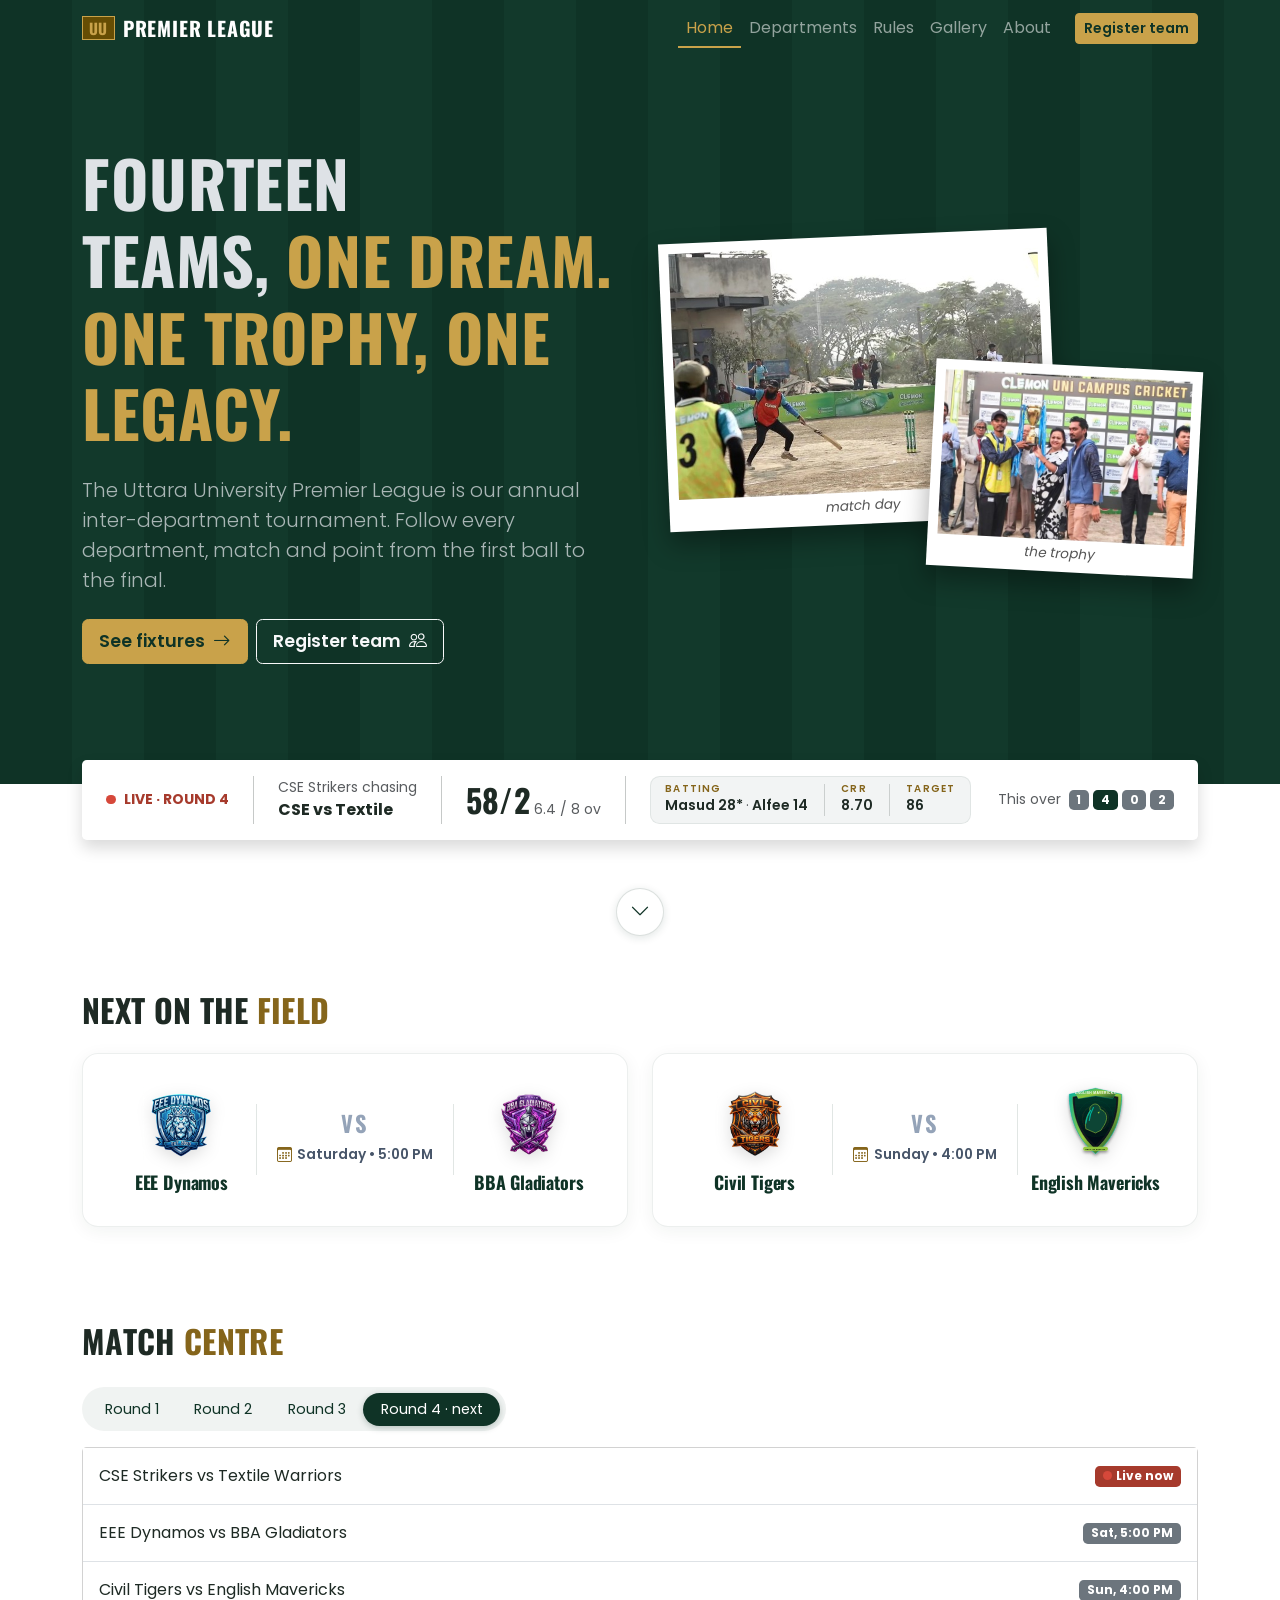
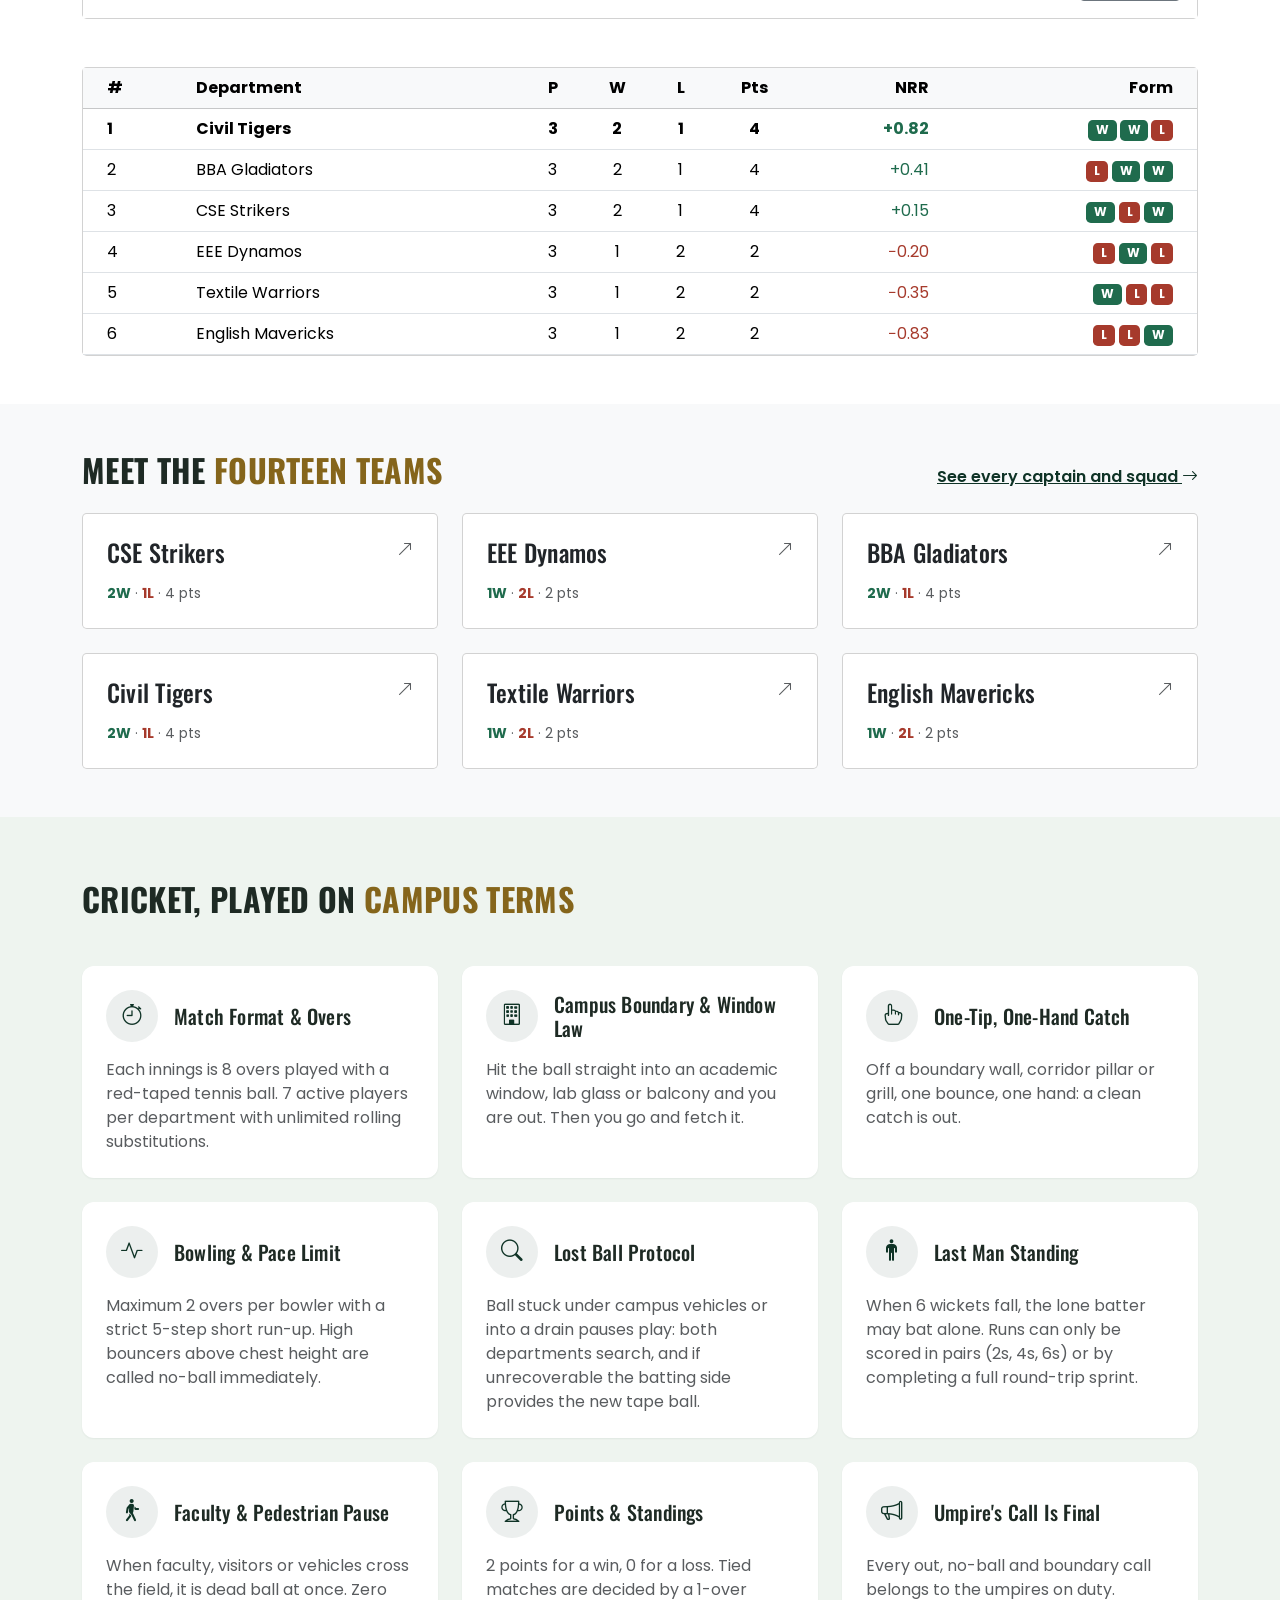
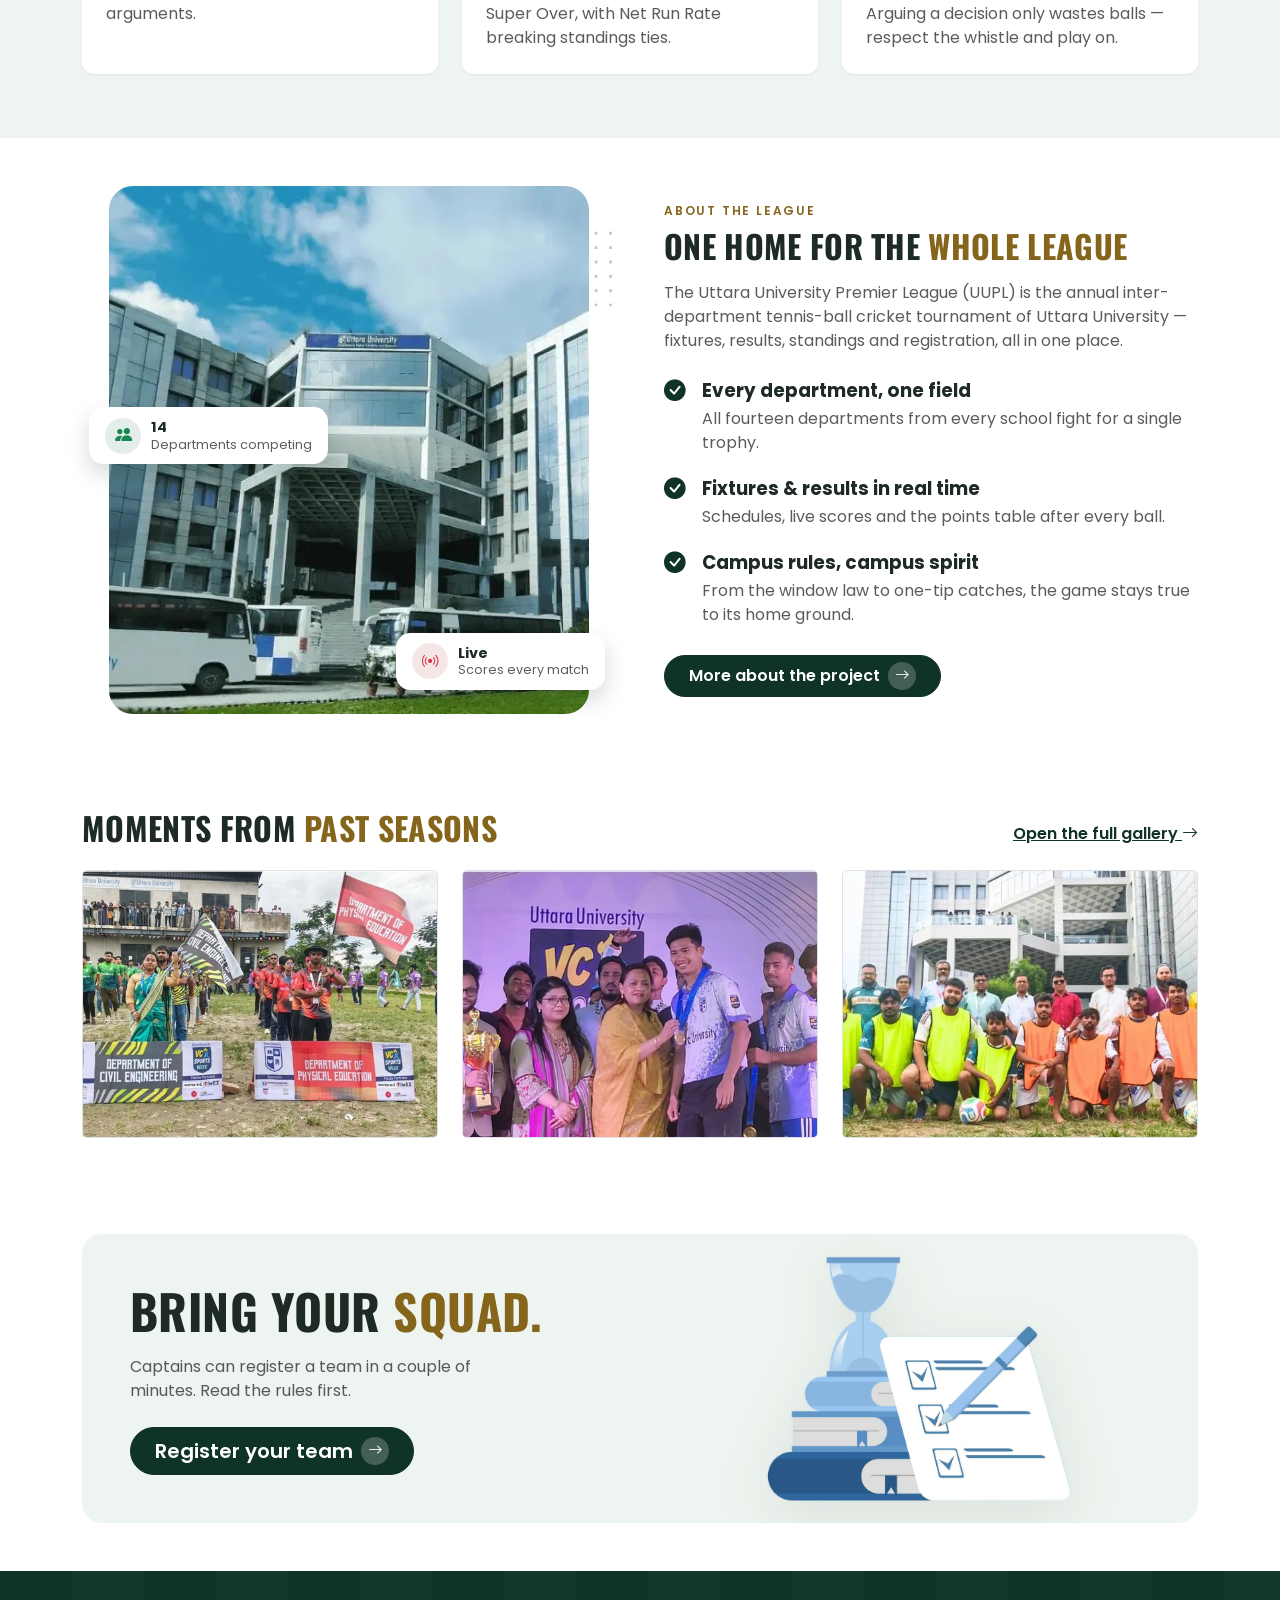
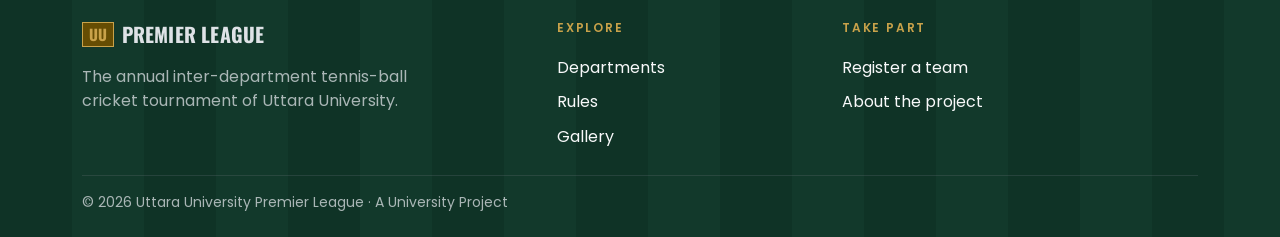
<file: index.html>
<!DOCTYPE html>
<html lang="en">

<head>
    <meta charset="utf-8">
    <meta name="viewport" content="width=device-width, initial-scale=1">
    <meta name="theme-color" content="#0f3326">
    <title>Home | Uttara University Premier League</title>
    <link rel="preconnect" href="https://fonts.googleapis.com">
    <link rel="preconnect" href="https://fonts.gstatic.com" crossorigin>
    <link href="https://fonts.googleapis.com/css2?family=Oswald:wght@500;700&family=Poppins:ital,wght@0,400;0,500;0,600;0,700;1,400&display=swap" rel="stylesheet">
    <link href="https://cdn.jsdelivr.net/npm/bootstrap@5.3.3/dist/css/bootstrap.min.css" rel="stylesheet">
    <link href="https://cdn.jsdelivr.net/npm/bootstrap-icons@1.11.3/font/bootstrap-icons.min.css" rel="stylesheet">
    <link href="https://unpkg.com/aos@2.3.4/dist/aos.css" rel="stylesheet">
    <link href="css/style.css" rel="stylesheet">
</head>

<body class="d-flex flex-column min-vh-100">

    <nav class="navbar navbar-expand-lg bg-pitch sticky-top" data-bs-theme="dark">
        <div class="container">
            <a class="navbar-brand d-flex align-items-center gap-2 font-display" href="index.html">
                <span class="mark">UU</span> Premier League
            </a>
            <button class="navbar-toggler" type="button" data-bs-toggle="collapse" data-bs-target="#menu" aria-controls="menu" aria-expanded="false" aria-label="Toggle navigation">
                <span class="navbar-toggler-icon"></span>
            </button>
            <div class="collapse navbar-collapse" id="menu">
                <ul class="navbar-nav ms-auto me-lg-3">
                    <li class="nav-item"><a class="nav-link active" aria-current="page" href="index.html">Home</a></li>
                    <li class="nav-item"><a class="nav-link" href="teams.html">Departments</a></li>
                    <li class="nav-item"><a class="nav-link" href="rules.html">Rules</a></li>
                    <li class="nav-item"><a class="nav-link" href="gallery.html">Gallery</a></li>
                    <li class="nav-item"><a class="nav-link" href="about.html">About</a></li>
                </ul>
                <a class="btn btn-brass btn-sm" href="register.html">Register team</a>
            </div>
        </div>
    </nav>

    <main class="flex-grow-1">

        <!-- Hero -->
        <header class="bg-pitch pt-4 pb-5 hero-section" data-bs-theme="dark">
            <div class="container pt-lg-3 pb-lg-4 mt-lg-5 mb-lg-5">
                <div class="row align-items-center g-5">
                    <div class="col-lg-6" data-aos="fade-up">
                        <h1 class="display-3 mb-4">Fourteen <br>teams, <em class="text-brass">One dream.</em><br> <em class="text-brass">One trophy, One legacy.</em></h1>
                        <p class="lead text-body-secondary mb-4">The Uttara University Premier League is our annual inter-department tournament. Follow every department, match and point from the first ball to the final.</p>
                        <div class="d-flex flex-wrap gap-2">
                            <a class="btn btn-brass btn-lg d-inline-flex align-items-center gap-2" href="#fixtures">See fixtures <i class="bi bi-arrow-right"></i></a>
                            <a class="btn btn-outline-light btn-lg d-inline-flex align-items-center gap-2" href="register.html">Register team <i class="bi bi-people"></i></a>
                        </div>
                    </div>
                    <div class="col-lg-6" data-aos="fade-left" data-aos-delay="150">
                        <div class="position-relative pb-5 pe-lg-3">
                            <figure class="print print-a w-75 mb-0">
                                <img src="images/gallery-1.jpg" alt="A batter plays a shot during a campus cricket match">
                                <figcaption class="hand text-center pt-1">match day</figcaption>
                            </figure>
                            <figure class="print print-b position-absolute bottom-0 end-0 w-50 mb-0">
                                <img src="images/gallery-2.jpg" alt="The tournament trophy being presented">
                                <figcaption class="hand text-center pt-1">the trophy</figcaption>
                            </figure>
                        </div>
                    </div>
                </div>
            </div>
        </header>

        <!-- Live match -->
        <div class="container pull-up position-relative">
            <aside class="card border-0 shadow" aria-label="Live match update" data-aos="fade-up" data-aos-delay="250">
                <div class="card-body d-flex flex-wrap align-items-center justify-content-center justify-content-md-start gap-3 gap-md-4 py-3 px-4">
                    <span class="fw-bold text-danger small text-uppercase flex-grow-1 flex-md-grow-0"><span class="live-dot me-2"></span>Live &middot; Round 4</span>
                    <div class="vr d-none d-md-block"></div>
                    <div class="order-2 order-md-0 flex-grow-1 flex-md-grow-0">
                        <div class="small text-body-secondary">CSE Strikers chasing</div>
                        <div class="fw-bold">CSE vs Textile</div>
                    </div>
                    <div class="vr d-none d-md-block"></div>
                    <div class="order-1 order-md-0 flex-grow-1 flex-md-grow-0 text-center text-md-start">
                        <span class="font-display fs-2 fw-bold">58/2</span>
                        <span class="text-body-secondary small">6.4 / 8 ov</span>
                    </div>
                    <div class="vr d-none d-lg-block"></div>
                    <div class="live-stats d-none d-lg-flex align-items-center gap-3">
                        <div>
                            <div class="live-stat-label">Batting</div>
                            <div class="fw-semibold small text-nowrap">Masud 28* <span class="text-body-secondary fw-normal">&middot;</span> Alfee 14</div>
                        </div>
                        <div class="vr"></div>
                        <div>
                            <div class="live-stat-label">CRR</div>
                            <div class="fw-semibold small">8.70</div>
                        </div>
                        <div class="vr"></div>
                        <div>
                            <div class="live-stat-label">Target</div>
                            <div class="fw-semibold small">86</div>
                        </div>
                    </div>
                    <div class="ms-md-auto d-none d-md-flex gap-1 align-items-center" aria-label="This over">
                        <span class="small text-body-secondary me-1">This over</span>
                        <span class="badge text-bg-secondary">1</span>
                        <span class="badge text-bg-primary">4</span>
                        <span class="badge text-bg-secondary">0</span>
                        <span class="badge text-bg-secondary">2</span>
                    </div>
                </div>
            </aside>
        </div>

        <!-- Next up -->
        <div class="text-center mt-5 mb-2" data-aos="fade-in">
            <a class="scroll-cue d-inline-flex align-items-center justify-content-center" href="#next-up" aria-label="Scroll down to the next section">
                <i class="bi bi-chevron-down"></i>
            </a>
        </div>
        <section class="py-5" id="next-up">
            <div class="container">
                <h2 class="fs-2 mb-4" data-aos="fade-up">Next on the <em class="text-brass-dark">field</em></h2>
                <div class="row g-4">
                    <div class="col-md-6" data-aos="fade-up">
                        <article class="card match-card h-100">
                            <div class="card-body p-4">
                                <div class="row align-items-center g-0 text-center">
                                    <div class="col match-team">
                                        <div class="match-crest-wrap">
                                            <img src="images/teams/eee-dynamos.png" alt="EEE Dynamos crest logo" class="match-crest" loading="lazy">
                                        </div>
                                        <h3 class="match-team-name">EEE Dynamos</h3>
                                    </div>
                                    <div class="col-auto match-divider-col">
                                        <div class="match-vs">VS</div>
                                        <div class="match-time">
                                            <i class="bi bi-calendar3"></i>
                                            <span>Saturday &bull; 5:00 PM</span>
                                        </div>
                                    </div>
                                    <div class="col match-team">
                                        <div class="match-crest-wrap">
                                            <img src="images/teams/bba-gladiators.png" alt="BBA Gladiators crest logo" class="match-crest" loading="lazy">
                                        </div>
                                        <h3 class="match-team-name">BBA Gladiators</h3>
                                    </div>
                                </div>
                            </div>
                        </article>
                    </div>
                    <div class="col-md-6" data-aos="fade-up" data-aos-delay="120">
                        <article class="card match-card h-100">
                            <div class="card-body p-4">
                                <div class="row align-items-center g-0 text-center">
                                    <div class="col match-team">
                                        <div class="match-crest-wrap">
                                            <img src="images/teams/civil-tigers.png" alt="Civil Tigers crest logo" class="match-crest" loading="lazy">
                                        </div>
                                        <h3 class="match-team-name">Civil Tigers</h3>
                                    </div>
                                    <div class="col-auto match-divider-col">
                                        <div class="match-vs">VS</div>
                                        <div class="match-time">
                                            <i class="bi bi-calendar3"></i>
                                            <span>Sunday &bull; 4:00 PM</span>
                                        </div>
                                    </div>
                                    <div class="col match-team">
                                        <div class="match-crest-wrap">
                                            <img src="images/teams/english-mavericks.svg" alt="English Mavericks crest logo" class="match-crest" loading="lazy">
                                        </div>
                                        <h3 class="match-team-name">English Mavericks</h3>
                                    </div>
                                </div>
                            </div>
                        </article>
                    </div>
                </div>
            </div>
        </section>

        <!-- Match centre: fixtures, results & standings -->
        <section class="py-5" id="fixtures">
            <div class="container">
                <div class="d-flex flex-wrap justify-content-between align-items-end gap-2 mb-4" data-aos="fade-up">
                    <div>
                        <h2 class="fs-2 mb-1">Match <em class="text-brass-dark">Centre</em></h2>
                    </div>
                </div>

                <ul class="nav nav-pills round-tabs gap-0 mb-3" role="tablist">
                    <li class="nav-item" role="presentation"><button class="nav-link" data-bs-toggle="pill" data-bs-target="#r1" type="button" role="tab">Round 1</button></li>
                    <li class="nav-item" role="presentation"><button class="nav-link" data-bs-toggle="pill" data-bs-target="#r2" type="button" role="tab">Round 2</button></li>
                    <li class="nav-item" role="presentation"><button class="nav-link" data-bs-toggle="pill" data-bs-target="#r3" type="button" role="tab">Round 3</button></li>
                    <li class="nav-item" role="presentation"><button class="nav-link active" data-bs-toggle="pill" data-bs-target="#r4" type="button" role="tab">Round 4 &middot; next</button></li>
                </ul>

                <div class="tab-content card mb-5" data-aos="fade-up">
                    <div class="tab-pane fade" id="r1" role="tabpanel">
                        <ul class="list-group list-group-flush">
                            <li class="list-group-item d-flex flex-wrap justify-content-between gap-1 py-3"><span><strong>CSE Strikers</strong> vs EEE Dynamos</span><span class="text-body-secondary">Strikers won by 12 runs</span></li>
                            <li class="list-group-item d-flex flex-wrap justify-content-between gap-1 py-3"><span>BBA Gladiators vs <strong>Civil Tigers</strong></span><span class="text-body-secondary">Tigers won by 4 wickets</span></li>
                            <li class="list-group-item d-flex flex-wrap justify-content-between gap-1 py-3"><span><strong>Textile Warriors</strong> vs English Mavericks</span><span class="text-body-secondary">Warriors won by 20 runs</span></li>
                        </ul>
                    </div>
                    <div class="tab-pane fade" id="r2" role="tabpanel">
                        <ul class="list-group list-group-flush">
                            <li class="list-group-item d-flex flex-wrap justify-content-between gap-1 py-3"><span>CSE Strikers vs <strong>BBA Gladiators</strong></span><span class="text-body-secondary">Gladiators won by 6 wickets</span></li>
                            <li class="list-group-item d-flex flex-wrap justify-content-between gap-1 py-3"><span><strong>EEE Dynamos</strong> vs Textile Warriors</span><span class="text-body-secondary">Dynamos won by 3 wickets</span></li>
                            <li class="list-group-item d-flex flex-wrap justify-content-between gap-1 py-3"><span><strong>Civil Tigers</strong> vs English Mavericks</span><span class="text-body-secondary">Tigers won by 15 runs</span></li>
                        </ul>
                    </div>
                    <div class="tab-pane fade" id="r3" role="tabpanel">
                        <ul class="list-group list-group-flush">
                            <li class="list-group-item d-flex flex-wrap justify-content-between gap-1 py-3"><span><strong>CSE Strikers</strong> vs Civil Tigers</span><span class="text-body-secondary">Strikers won by 8 runs</span></li>
                            <li class="list-group-item d-flex flex-wrap justify-content-between gap-1 py-3"><span>EEE Dynamos vs <strong>English Mavericks</strong></span><span class="text-body-secondary">Mavericks won by 5 wickets</span></li>
                            <li class="list-group-item d-flex flex-wrap justify-content-between gap-1 py-3"><span><strong>BBA Gladiators</strong> vs Textile Warriors</span><span class="text-body-secondary">Gladiators won by 9 runs</span></li>
                        </ul>
                    </div>
                    <div class="tab-pane fade show active" id="r4" role="tabpanel">
                        <ul class="list-group list-group-flush">
                            <li class="list-group-item d-flex flex-wrap justify-content-between align-items-center gap-1 py-3"><span>CSE Strikers vs Textile Warriors</span><span class="badge text-bg-danger"><span class="live-dot me-1"></span>Live now</span></li>
                            <li class="list-group-item d-flex flex-wrap justify-content-between align-items-center gap-1 py-3"><span>EEE Dynamos vs BBA Gladiators</span><span class="badge text-bg-secondary">Sat, 5:00 PM</span></li>
                            <li class="list-group-item d-flex flex-wrap justify-content-between align-items-center gap-1 py-3"><span>Civil Tigers vs English Mavericks</span><span class="badge text-bg-secondary">Sun, 4:00 PM</span></li>
                        </ul>
                    </div>
                </div>  
                <div class="card" data-aos="fade-up">
                    <div class="table-responsive">
                        <table class="table table-hover align-middle mb-0">
                            <thead class="table-light">
                                <tr>
                                    <th class="ps-4">#</th>
                                    <th>Department</th>
                                    <th class="text-center">P</th>
                                    <th class="text-center">W</th>
                                    <th class="text-center">L</th>
                                    <th class="text-center">Pts</th>
                                    <th class="text-end">NRR</th>
                                    <th class="pe-4 text-end">Form</th>
                                </tr>
                            </thead>
                            <tbody>
                                <tr class="fw-bold">
                                    <td class="ps-4">1</td><td>Civil Tigers</td><td class="text-center">3</td><td class="text-center">2</td><td class="text-center">1</td><td class="text-center">4</td>
                                    <td class="text-end text-success">+0.82</td>
                                    <td class="pe-4 text-end text-nowrap"><span class="badge text-bg-success">W</span> <span class="badge text-bg-success">W</span> <span class="badge text-bg-danger">L</span></td>
                                </tr>
                                <tr>
                                    <td class="ps-4">2</td><td>BBA Gladiators</td><td class="text-center">3</td><td class="text-center">2</td><td class="text-center">1</td><td class="text-center">4</td>
                                    <td class="text-end text-success">+0.41</td>
                                    <td class="pe-4 text-end text-nowrap"><span class="badge text-bg-danger">L</span> <span class="badge text-bg-success">W</span> <span class="badge text-bg-success">W</span></td>
                                </tr>
                                <tr>
                                    <td class="ps-4">3</td><td>CSE Strikers</td><td class="text-center">3</td><td class="text-center">2</td><td class="text-center">1</td><td class="text-center">4</td>
                                    <td class="text-end text-success">+0.15</td>
                                    <td class="pe-4 text-end text-nowrap"><span class="badge text-bg-success">W</span> <span class="badge text-bg-danger">L</span> <span class="badge text-bg-success">W</span></td>
                                </tr>
                                <tr>
                                    <td class="ps-4">4</td><td>EEE Dynamos</td><td class="text-center">3</td><td class="text-center">1</td><td class="text-center">2</td><td class="text-center">2</td>
                                    <td class="text-end text-danger">&minus;0.20</td>
                                    <td class="pe-4 text-end text-nowrap"><span class="badge text-bg-danger">L</span> <span class="badge text-bg-success">W</span> <span class="badge text-bg-danger">L</span></td>
                                </tr>
                                <tr>
                                    <td class="ps-4">5</td><td>Textile Warriors</td><td class="text-center">3</td><td class="text-center">1</td><td class="text-center">2</td><td class="text-center">2</td>
                                    <td class="text-end text-danger">&minus;0.35</td>
                                    <td class="pe-4 text-end text-nowrap"><span class="badge text-bg-success">W</span> <span class="badge text-bg-danger">L</span> <span class="badge text-bg-danger">L</span></td>
                                </tr>
                                <tr>
                                    <td class="ps-4">6</td><td>English Mavericks</td><td class="text-center">3</td><td class="text-center">1</td><td class="text-center">2</td><td class="text-center">2</td>
                                    <td class="text-end text-danger">&minus;0.83</td>
                                    <td class="pe-4 text-end text-nowrap"><span class="badge text-bg-danger">L</span> <span class="badge text-bg-danger">L</span> <span class="badge text-bg-success">W</span></td>
                                </tr>
                            </tbody>
                        </table>
                    </div>
                </div>
            </div>
        </section>

        <!-- Departments -->
        <section class="py-5 bg-body-tertiary">
            <div class="container">
                <div class="d-flex flex-wrap justify-content-between align-items-end gap-2 mb-4" data-aos="fade-up">
                    <h2 class="fs-2 mb-0">Meet the <em class="text-brass-dark">fourteen teams</em></h2>
                    <a href="teams.html" class="fw-semibold">See every captain and squad <i class="bi bi-arrow-right"></i></a>
                </div>
                <div class="row row-cols-1 row-cols-sm-2 row-cols-lg-3 g-4">
                    <div class="col" data-aos="fade-up" data-aos-delay="0">
                        <a class="card h-100 text-decoration-none text-body card-lift" href="teams.html#cse">
                            <div class="card-body p-4">
                                <div class="d-flex justify-content-between align-items-start mb-3">
                                    <h3 class="h4 mb-0">CSE Strikers</h3>
                                    <i class="bi bi-arrow-up-right text-body-secondary"></i>
                                </div>
                                <p class="mb-0 small text-body-secondary"><span class="text-success fw-bold">2W</span> &middot; <span class="text-danger fw-bold">1L</span> &middot; 4 pts</p>
                            </div>
                        </a>
                    </div>
                    <div class="col" data-aos="fade-up" data-aos-delay="100">
                        <a class="card h-100 text-decoration-none text-body card-lift" href="teams.html#eee">
                            <div class="card-body p-4">
                                <div class="d-flex justify-content-between align-items-start mb-3">
                                    <h3 class="h4 mb-0">EEE Dynamos</h3>
                                    <i class="bi bi-arrow-up-right text-body-secondary"></i>
                                </div>
                                <p class="mb-0 small text-body-secondary"><span class="text-success fw-bold">1W</span> &middot; <span class="text-danger fw-bold">2L</span> &middot; 2 pts</p>
                            </div>
                        </a>
                    </div>
                    <div class="col" data-aos="fade-up" data-aos-delay="200">
                        <a class="card h-100 text-decoration-none text-body card-lift" href="teams.html#bba">
                            <div class="card-body p-4">
                                <div class="d-flex justify-content-between align-items-start mb-3">
                                    <h3 class="h4 mb-0">BBA Gladiators</h3>
                                    <i class="bi bi-arrow-up-right text-body-secondary"></i>
                                </div>
                                <p class="mb-0 small text-body-secondary"><span class="text-success fw-bold">2W</span> &middot; <span class="text-danger fw-bold">1L</span> &middot; 4 pts</p>
                            </div>
                        </a>
                    </div>
                    <div class="col" data-aos="fade-up" data-aos-delay="0">
                        <a class="card h-100 text-decoration-none text-body card-lift" href="teams.html#civil">
                            <div class="card-body p-4">
                                <div class="d-flex justify-content-between align-items-start mb-3">
                                    <h3 class="h4 mb-0">Civil Tigers</h3>
                                    <i class="bi bi-arrow-up-right text-body-secondary"></i>
                                </div>
                                <p class="mb-0 small text-body-secondary"><span class="text-success fw-bold">2W</span> &middot; <span class="text-danger fw-bold">1L</span> &middot; 4 pts</p>
                            </div>
                        </a>
                    </div>
                    <div class="col" data-aos="fade-up" data-aos-delay="100">
                        <a class="card h-100 text-decoration-none text-body card-lift" href="teams.html#textile">
                            <div class="card-body p-4">
                                <div class="d-flex justify-content-between align-items-start mb-3">
                                    <h3 class="h4 mb-0">Textile Warriors</h3>
                                    <i class="bi bi-arrow-up-right text-body-secondary"></i>
                                </div>
                                <p class="mb-0 small text-body-secondary"><span class="text-success fw-bold">1W</span> &middot; <span class="text-danger fw-bold">2L</span> &middot; 2 pts</p>
                            </div>
                        </a>
                    </div>
                    <div class="col" data-aos="fade-up" data-aos-delay="200">
                        <a class="card h-100 text-decoration-none text-body card-lift" href="teams.html#eng">
                            <div class="card-body p-4">
                                <div class="d-flex justify-content-between align-items-start mb-3">
                                    <h3 class="h4 mb-0">English Mavericks</h3>
                                    <i class="bi bi-arrow-up-right text-body-secondary"></i>
                                </div>
                                <p class="mb-0 small text-body-secondary"><span class="text-success fw-bold">1W</span> &middot; <span class="text-danger fw-bold">2L</span> &middot; 2 pts</p>
                            </div>
                        </a>
                    </div>
                </div>
            </div>
        </section>

        <!-- House rules -->
        <section class="bg-tint py-5">
            <div class="container py-lg-3">
                <div class="row align-items-end g-3 mb-5" data-aos="fade-up">
                    <div class="col-lg-8">
                        <h2 class="fs-2 mb-0">Cricket, played on <em class="text-brass-dark">campus terms</em></h2>
                    </div>
                </div>
                <div class="row g-4">
                <div class="col-md-6 col-lg-4" data-aos="fade-up" data-aos-delay="0">
                    <div class="rule-card h-100">
                        <div class="d-flex align-items-center gap-3 mb-3">
                            <span class="rule-icon"><i class="bi bi-stopwatch"></i></span>
                            <h3 class="h5 mb-0">Match Format &amp; Overs</h3>
                        </div>
                        <p class="text-body-secondary mb-0">Each innings is 8 overs played with a red-taped tennis ball. 7 active players per department with unlimited rolling substitutions.</p>
                    </div>
                </div>
                <div class="col-md-6 col-lg-4" data-aos="fade-up" data-aos-delay="60">
                    <div class="rule-card h-100">
                        <div class="d-flex align-items-center gap-3 mb-3">
                            <span class="rule-icon"><i class="bi bi-building"></i></span>
                            <h3 class="h5 mb-0">Campus Boundary &amp; Window Law</h3>
                        </div>
                        <p class="text-body-secondary mb-0">Hit the ball straight into an academic window, lab glass or balcony and you are out. Then you go and fetch it.</p>
                    </div>
                </div>
                <div class="col-md-6 col-lg-4" data-aos="fade-up" data-aos-delay="120">
                    <div class="rule-card h-100">
                        <div class="d-flex align-items-center gap-3 mb-3">
                            <span class="rule-icon"><i class="bi bi-hand-index"></i></span>
                            <h3 class="h5 mb-0">One-Tip, One-Hand Catch</h3>
                        </div>
                        <p class="text-body-secondary mb-0">Off a boundary wall, corridor pillar or grill, one bounce, one hand: a clean catch is out.</p>
                    </div>
                </div>
                <div class="col-md-6 col-lg-4" data-aos="fade-up" data-aos-delay="0">
                    <div class="rule-card h-100">
                        <div class="d-flex align-items-center gap-3 mb-3">
                            <span class="rule-icon"><i class="bi bi-activity"></i></span>
                            <h3 class="h5 mb-0">Bowling &amp; Pace Limit</h3>
                        </div>
                        <p class="text-body-secondary mb-0">Maximum 2 overs per bowler with a strict 5-step short run-up. High bouncers above chest height are called no-ball immediately.</p>
                    </div>
                </div>
                <div class="col-md-6 col-lg-4" data-aos="fade-up" data-aos-delay="60">
                    <div class="rule-card h-100">
                        <div class="d-flex align-items-center gap-3 mb-3">
                            <span class="rule-icon"><i class="bi bi-search"></i></span>
                            <h3 class="h5 mb-0">Lost Ball Protocol</h3>
                        </div>
                        <p class="text-body-secondary mb-0">Ball stuck under campus vehicles or into a drain pauses play: both departments search, and if unrecoverable the batting side provides the new tape ball.</p>
                    </div>
                </div>
                <div class="col-md-6 col-lg-4" data-aos="fade-up" data-aos-delay="120">
                    <div class="rule-card h-100">
                        <div class="d-flex align-items-center gap-3 mb-3">
                            <span class="rule-icon"><i class="bi bi-person-standing"></i></span>
                            <h3 class="h5 mb-0">Last Man Standing</h3>
                        </div>
                        <p class="text-body-secondary mb-0">When 6 wickets fall, the lone batter may bat alone. Runs can only be scored in pairs (2s, 4s, 6s) or by completing a full round-trip sprint.</p>
                    </div>
                </div>
                <div class="col-md-6 col-lg-4" data-aos="fade-up" data-aos-delay="0">
                    <div class="rule-card h-100">
                        <div class="d-flex align-items-center gap-3 mb-3">
                            <span class="rule-icon"><i class="bi bi-person-walking"></i></span>
                            <h3 class="h5 mb-0">Faculty &amp; Pedestrian Pause</h3>
                        </div>
                        <p class="text-body-secondary mb-0">When faculty, visitors or vehicles cross the field, it is dead ball at once. Zero arguments.</p>
                    </div>
                </div>
                <div class="col-md-6 col-lg-4" data-aos="fade-up" data-aos-delay="60">
                    <div class="rule-card h-100">
                        <div class="d-flex align-items-center gap-3 mb-3">
                            <span class="rule-icon"><i class="bi bi-trophy"></i></span>
                            <h3 class="h5 mb-0">Points &amp; Standings</h3>
                        </div>
                        <p class="text-body-secondary mb-0">2 points for a win, 0 for a loss. Tied matches are decided by a 1-over Super Over, with Net Run Rate breaking standings ties.</p>
                    </div>
                </div>
                <div class="col-md-6 col-lg-4" data-aos="fade-up" data-aos-delay="0">
                    <div class="rule-card h-100">
                        <div class="d-flex align-items-center gap-3 mb-3">
                            <span class="rule-icon"><i class="bi bi-megaphone"></i></span>
                            <h3 class="h5 mb-0">Umpire's Call Is Final</h3>
                        </div>
                        <p class="text-body-secondary mb-0">Every out, no-ball and boundary call belongs to the umpires on duty. Arguing a decision only wastes balls — respect the whistle and play on.</p>
                    </div>
                </div>
                </div>
            </div>
        </section>

        <!-- Gallery preview -->
        <!-- About the league -->
        <section class="py-5">
            <div class="container">
                <div class="row align-items-center g-5">
                    <div class="col-lg-6" data-aos="fade-right">
                        <div class="about-media position-relative">
                            <img src="images/uu-campus.jpg" alt="Uttara University Permanent Campus" class="about-img" loading="lazy">
                            <div class="float-badge badge-teal">
                                <i class="bi bi-people-fill"></i>
                                <span><strong>14</strong> <small>Departments competing</small></span>
                            </div>
                            <div class="float-badge badge-rose">
                                <i class="bi bi-broadcast"></i>
                                <span><strong>Live</strong> <small>Scores every match</small></span>
                            </div>
                        </div>
                    </div>
                    <div class="col-lg-6" data-aos="fade-left">
                        <p class="eyebrow mb-2">About the league</p>
                        <h2 class="fs-2 mb-3">One home for the <em class="text-brass-dark">whole league</em></h2>
                        <p class="text-body-secondary mb-4">The Uttara University Premier League (UUPL) is the annual inter-department tennis-ball cricket tournament of Uttara University — fixtures, results, standings and registration, all in one place.</p>
                        <ul class="check-list">
                            <li class="d-flex gap-3">
                                <i class="bi bi-check-circle-fill"></i>
                                <span>
                                    <strong>Every department, one field</strong>
                                    <p>All fourteen departments from every school fight for a single trophy.</p>
                                </span>
                            </li>
                            <li class="d-flex gap-3">
                                <i class="bi bi-check-circle-fill"></i>
                                <span>
                                    <strong>Fixtures &amp; results in real time</strong>
                                    <p>Schedules, live scores and the points table after every ball.</p>
                                </span>
                            </li>
                            <li class="d-flex gap-3">
                                <i class="bi bi-check-circle-fill"></i>
                                <span>
                                    <strong>Campus rules, campus spirit</strong>
                                    <p>From the window law to one-tip catches, the game stays true to its home ground.</p>
                                </span>
                            </li>
                        </ul>
                        <a class="btn btn-primary rounded-pill px-4 d-inline-flex align-items-center gap-2" href="about.html">
                            More about the project
                            <span class="cta-arrow"><i class="bi bi-arrow-right"></i></span>
                        </a>
                    </div>
                </div>
            </div>
        </section>

        <section class="py-5">
            <div class="container">
                <div class="d-flex flex-wrap justify-content-between align-items-end gap-2 mb-4" data-aos="fade-up">
                    <h2 class="fs-2 mb-0">Moments from <em class="text-brass-dark">past seasons</em></h2>
                    <a href="gallery.html" class="fw-semibold">Open the full gallery <i class="bi bi-arrow-right"></i></a>
                </div>
                <div class="row g-4">
                    <div class="col-sm-4" data-aos="zoom-in" data-aos-delay="0">
                        <a class="zoom d-block ratio ratio-4x3 overflow-hidden rounded border" href="gallery.html">
                            <img src="images/gallery-3.jpg" class="object-fit-cover" alt="Departments parade ahead of the opening match" loading="lazy">
                        </a>
                    </div>
                    <div class="col-sm-4" data-aos="zoom-in" data-aos-delay="120">
                        <a class="zoom d-block ratio ratio-4x3 overflow-hidden rounded border" href="gallery.html">
                            <img src="images/gallery-4.jpg" class="object-fit-cover" alt="Medal and trophy presentation" loading="lazy">
                        </a>
                    </div>
                    <div class="col-sm-4" data-aos="zoom-in" data-aos-delay="240">
                        <a class="zoom d-block ratio ratio-4x3 overflow-hidden rounded border" href="gallery.html">
                            <img src="images/gallery-5.jpg" class="object-fit-cover" alt="Squads pose in front of the campus" loading="lazy">
                        </a>
                    </div>
                </div>
            </div>
        </section>

        <!-- Call to action -->
        <section class="py-5">
            <div class="container">
                <div class="cta-banner overflow-hidden" data-aos="fade-up">
                    <div class="row align-items-center g-0">
                        <div class="col-lg-6 p-4 p-lg-5">
                            <h2 class="display-5 mb-3">Bring your <em class="text-brass-dark">squad.</em></h2>
                            <p class="text-body-secondary col-lg-10 mb-4">Captains can register a team in a couple of minutes. Read the rules first.</p>
                            <a class="btn btn-primary btn-lg rounded-pill px-4 d-inline-flex align-items-center gap-2" href="register.html">
                                Register your team
                                <span class="cta-arrow"><i class="bi bi-arrow-right"></i></span>
                            </a>
                        </div>
                        <div class="col-lg-6 pb-4 pb-lg-0">
                            <div class="cta-photo mx-auto">
                                <img src="images/cta-registration-checklist.png" alt="UUPL team registration checklist and rules" class="img-fluid" loading="lazy">
                            </div>
                        </div>
                    </div>
                </div>
            </div>
        </section>
    </main>

    <footer class="bg-pitch pt-5 pb-4" data-bs-theme="dark">
        <div class="container">
            <div class="row g-4">
                <div class="col-lg-5">
                    <a class="d-inline-flex align-items-center gap-2 font-display fs-5 text-uppercase text-decoration-none text-body" href="index.html"><span class="mark">UU</span> Premier League</a>
                    <p class="text-body-secondary mt-3 mb-0 col-lg-9">The annual inter-department tennis-ball cricket tournament of Uttara University.</p>
                </div>
                <div class="col-6 col-lg-3">
                    <p class="eyebrow mb-3">Explore</p>
                    <ul class="list-unstyled footer-nav mb-0">
                        <li><a class="link-light link-underline-opacity-0 link-underline-opacity-75-hover" href="teams.html">Departments</a></li>
                        <li><a class="link-light link-underline-opacity-0 link-underline-opacity-75-hover" href="rules.html">Rules</a></li>
                        <li><a class="link-light link-underline-opacity-0 link-underline-opacity-75-hover" href="gallery.html">Gallery</a></li>
                    </ul>
                </div>
                <div class="col-6 col-lg-4">
                    <p class="eyebrow mb-3">Take part</p>
                    <ul class="list-unstyled footer-nav mb-0">
                        <li><a class="link-light link-underline-opacity-0 link-underline-opacity-75-hover" href="register.html">Register a team</a></li>
                        <li><a class="link-light link-underline-opacity-0 link-underline-opacity-75-hover" href="about.html">About the project</a></li>
                    </ul>
                </div>
            </div>
            <hr class="border-secondary mt-4">
            <p class="small text-body-secondary mb-0">&copy; 2026 Uttara University Premier League &middot; A University Project</p>
        </div>
    </footer>

    <script src="https://code.jquery.com/jquery-3.7.1.min.js"></script>
    <script src="https://cdn.jsdelivr.net/npm/bootstrap@5.3.3/dist/js/bootstrap.bundle.min.js"></script>
    <script src="https://unpkg.com/aos@2.3.4/dist/aos.js"></script>
    <script src="js/main.js"></script>
</body>

</html>
</file>
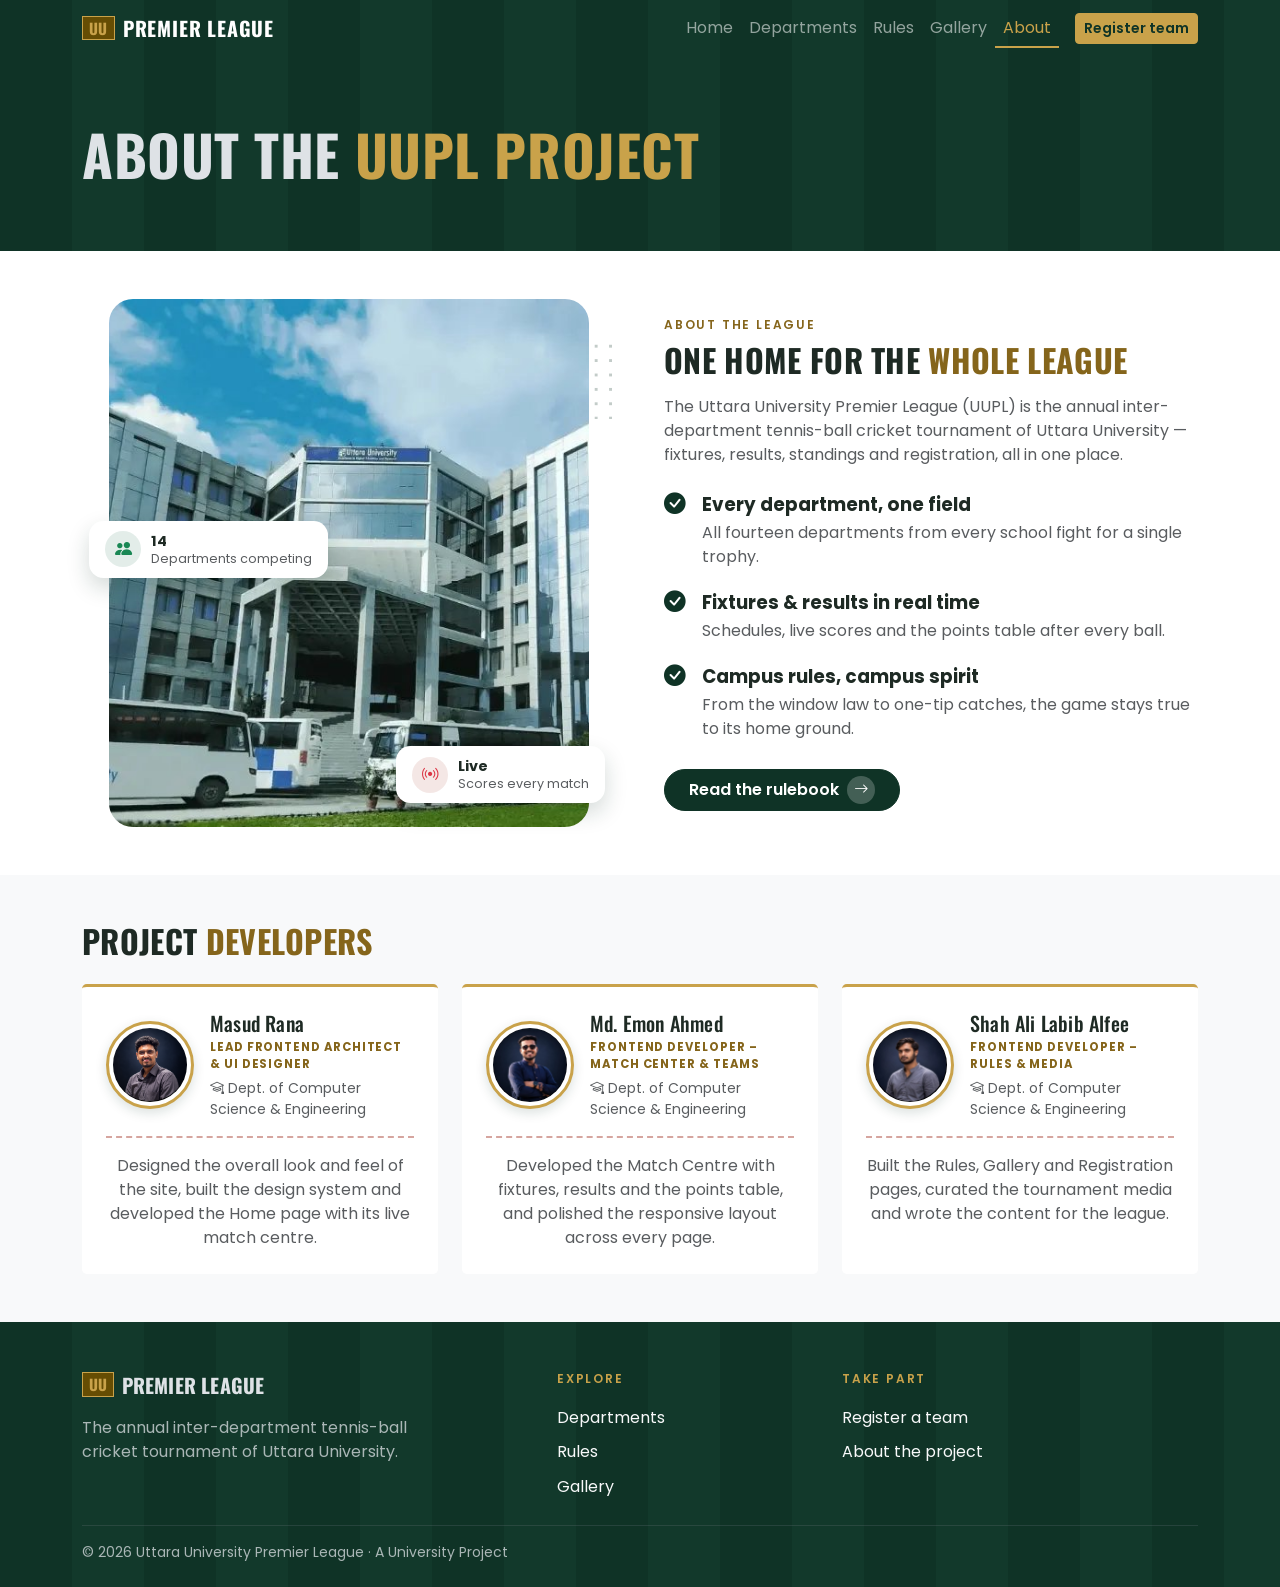
<file: about.html>
<!DOCTYPE html>
<html lang="en">

<head>
    <meta charset="utf-8">
    <meta name="viewport" content="width=device-width, initial-scale=1">
    <meta name="theme-color" content="#0f3326">
    <title>About | Uttara University Premier League</title>
    <link rel="preconnect" href="https://fonts.googleapis.com">
    <link rel="preconnect" href="https://fonts.gstatic.com" crossorigin>
    <link href="https://fonts.googleapis.com/css2?family=Oswald:wght@500;700&family=Poppins:ital,wght@0,400;0,500;0,600;0,700;1,400&display=swap" rel="stylesheet">
    <link href="https://cdn.jsdelivr.net/npm/bootstrap@5.3.3/dist/css/bootstrap.min.css" rel="stylesheet">
    <link href="https://cdn.jsdelivr.net/npm/bootstrap-icons@1.11.3/font/bootstrap-icons.min.css" rel="stylesheet">
    <link href="https://unpkg.com/aos@2.3.4/dist/aos.css" rel="stylesheet">
    <link href="css/style.css" rel="stylesheet">
</head>

<body class="d-flex flex-column min-vh-100">

    <nav class="navbar navbar-expand-lg bg-pitch sticky-top" data-bs-theme="dark">
        <div class="container">
            <a class="navbar-brand d-flex align-items-center gap-2 font-display" href="index.html">
                <span class="mark">UU</span> Premier League
            </a>
            <button class="navbar-toggler" type="button" data-bs-toggle="collapse" data-bs-target="#menu" aria-controls="menu" aria-expanded="false" aria-label="Toggle navigation">
                <span class="navbar-toggler-icon"></span>
            </button>
            <div class="collapse navbar-collapse" id="menu">
                <ul class="navbar-nav ms-auto me-lg-3">
                    <li class="nav-item"><a class="nav-link" href="index.html">Home</a></li>
                    <li class="nav-item"><a class="nav-link" href="teams.html">Departments</a></li>
                    <li class="nav-item"><a class="nav-link" href="rules.html">Rules</a></li>
                    <li class="nav-item"><a class="nav-link" href="gallery.html">Gallery</a></li>
                    <li class="nav-item"><a class="nav-link active" aria-current="page" href="about.html">About</a></li>
                </ul>
                <a class="btn btn-brass btn-sm" href="register.html">Register team</a>
            </div>
        </div>
    </nav>

    <main class="flex-grow-1">

        <header class="bg-pitch py-5" data-bs-theme="dark">
            <div class="container py-lg-3">
                <h1 class="display-4 mb-0">About the <em class="text-brass">UUPL Project</em></h1>
            </div>
        </header>

        <section class="container py-5">
            <div class="row align-items-center g-5">
                <div class="col-lg-6" data-aos="fade-right">
                    <div class="about-media position-relative">
                        <img src="images/uu-campus.jpg" alt="Uttara University Permanent Campus" class="about-img">
                        <div class="float-badge badge-teal">
                            <i class="bi bi-people-fill"></i>
                            <span><strong>14</strong> <small>Departments competing</small></span>
                        </div>
                        <div class="float-badge badge-rose">
                            <i class="bi bi-broadcast"></i>
                            <span><strong>Live</strong> <small>Scores every match</small></span>
                        </div>
                    </div>
                </div>
                <div class="col-lg-6" data-aos="fade-left">
                    <p class="eyebrow mb-2">About the league</p>
                    <h2 class="fs-2 mb-3">One home for the <em class="text-brass-dark">whole league</em></h2>
                    <p class="text-body-secondary mb-4">The Uttara University Premier League (UUPL) is the annual inter-department tennis-ball cricket tournament of Uttara University — fixtures, results, standings and registration, all in one place.</p>
                    <ul class="check-list">
                        <li class="d-flex gap-3">
                            <i class="bi bi-check-circle-fill"></i>
                            <span>
                                <strong>Every department, one field</strong>
                                <p>All fourteen departments from every school fight for a single trophy.</p>
                            </span>
                        </li>
                        <li class="d-flex gap-3">
                            <i class="bi bi-check-circle-fill"></i>
                            <span>
                                <strong>Fixtures &amp; results in real time</strong>
                                <p>Schedules, live scores and the points table after every ball.</p>
                            </span>
                        </li>
                        <li class="d-flex gap-3">
                            <i class="bi bi-check-circle-fill"></i>
                            <span>
                                <strong>Campus rules, campus spirit</strong>
                                <p>From the window law to one-tip catches, the game stays true to its home ground.</p>
                            </span>
                        </li>
                    </ul>
                    <a class="btn btn-primary rounded-pill px-4 d-inline-flex align-items-center gap-2" href="rules.html">
                        Read the rulebook
                        <span class="cta-arrow"><i class="bi bi-arrow-right"></i></span>
                    </a>
                </div>
            </div>
        </section>

        <section class="bg-body-tertiary py-5">
            <div class="container">
                <h2 class="fs-2 mb-4" data-aos="fade-up">Project <em class="text-brass-dark">developers</em></h2>
                <div class="row row-cols-1 row-cols-md-3 g-4">
                <div class="col" data-aos="fade-up">
                    <article class="card h-100 text-center dev-card">
                        <div class="card-body p-4">
                            <div class="d-flex align-items-center text-start gap-3 mb-3">
                                <div class="dev-avatar flex-shrink-0"><img src="images/masud-rana.png" alt="Masud Rana"></div>
                                <div>
                                    <h3 class="h5 mb-1">Masud Rana</h3>
                                    <p class="dev-role mb-1">Lead Frontend Architect &amp; UI Designer</p>
                                    <p class="small text-body-secondary mb-0"><i class="bi bi-mortarboard me-1"></i>Dept. of Computer Science &amp; Engineering</p>
                                </div>
                            </div>
                            <hr class="stitch">
                            <p class="mb-0 text-body-secondary">Designed the overall look and feel of the site, built the design system and developed the Home page with its live match centre.</p>
                        </div>
                    </article>
                </div>
                <div class="col" data-aos="fade-up">
                    <article class="card h-100 text-center dev-card">
                        <div class="card-body p-4">
                            <div class="d-flex align-items-center text-start gap-3 mb-3">
                                <div class="dev-avatar flex-shrink-0"><img src="images/md-emon-ahmed.jpg" alt="Md. Emon Ahmed"></div>
                                <div>
                                    <h3 class="h5 mb-1">Md. Emon Ahmed</h3>
                                    <p class="dev-role mb-1">Frontend Developer &ndash; Match Center &amp; Teams</p>
                                    <p class="small text-body-secondary mb-0"><i class="bi bi-mortarboard me-1"></i>Dept. of Computer Science &amp; Engineering</p>
                                </div>
                            </div>
                            <hr class="stitch">
                            <p class="mb-0 text-body-secondary">Developed the Match Centre with fixtures, results and the points table, and polished the responsive layout across every page.</p>
                        </div>
                    </article>
                </div>
                <div class="col" data-aos="fade-up">
                    <article class="card h-100 text-center dev-card">
                        <div class="card-body p-4">
                            <div class="d-flex align-items-center text-start gap-3 mb-3">
                                <div class="dev-avatar flex-shrink-0"><img src="images/shah-ali-labib-alfee.jpg" alt="Shah Ali Labib Alfee"></div>
                                <div>
                                    <h3 class="h5 mb-1">Shah Ali Labib Alfee</h3>
                                    <p class="dev-role mb-1">Frontend Developer &ndash; Rules &amp; Media</p>
                                    <p class="small text-body-secondary mb-0"><i class="bi bi-mortarboard me-1"></i>Dept. of Computer Science &amp; Engineering</p>
                                </div>
                            </div>
                            <hr class="stitch">
                            <p class="mb-0 text-body-secondary">Built the Rules, Gallery and Registration pages, curated the tournament media and wrote the content for the league.</p>
                        </div>
                    </article>
                </div>
                </div>
            </div>
        </section>
    </main>

    <footer class="bg-pitch pt-5 pb-4" data-bs-theme="dark">
        <div class="container">
            <div class="row g-4">
                <div class="col-lg-5">
                    <a class="d-inline-flex align-items-center gap-2 font-display fs-5 text-uppercase text-decoration-none text-body" href="index.html"><span class="mark">UU</span> Premier League</a>
                    <p class="text-body-secondary mt-3 mb-0 col-lg-9">The annual inter-department tennis-ball cricket tournament of Uttara University.</p>
                </div>
                <div class="col-6 col-lg-3">
                    <p class="eyebrow mb-3">Explore</p>
                    <ul class="list-unstyled footer-nav mb-0">
                        <li><a class="link-light link-underline-opacity-0 link-underline-opacity-75-hover" href="teams.html">Departments</a></li>
                        <li><a class="link-light link-underline-opacity-0 link-underline-opacity-75-hover" href="rules.html">Rules</a></li>
                        <li><a class="link-light link-underline-opacity-0 link-underline-opacity-75-hover" href="gallery.html">Gallery</a></li>
                    </ul>
                </div>
                <div class="col-6 col-lg-4">
                    <p class="eyebrow mb-3">Take part</p>
                    <ul class="list-unstyled footer-nav mb-0">
                        <li><a class="link-light link-underline-opacity-0 link-underline-opacity-75-hover" href="register.html">Register a team</a></li>
                        <li><a class="link-light link-underline-opacity-0 link-underline-opacity-75-hover" href="about.html">About the project</a></li>
                    </ul>
                </div>
            </div>
            <hr class="border-secondary mt-4">
            <p class="small text-body-secondary mb-0">&copy; 2026 Uttara University Premier League &middot; A University Project</p>
        </div>
    </footer>

    <script src="https://code.jquery.com/jquery-3.7.1.min.js"></script>
    <script src="https://cdn.jsdelivr.net/npm/bootstrap@5.3.3/dist/js/bootstrap.bundle.min.js"></script>
    <script src="https://unpkg.com/aos@2.3.4/dist/aos.js"></script>
    <script src="js/main.js"></script>
</body>

</html>
</file>
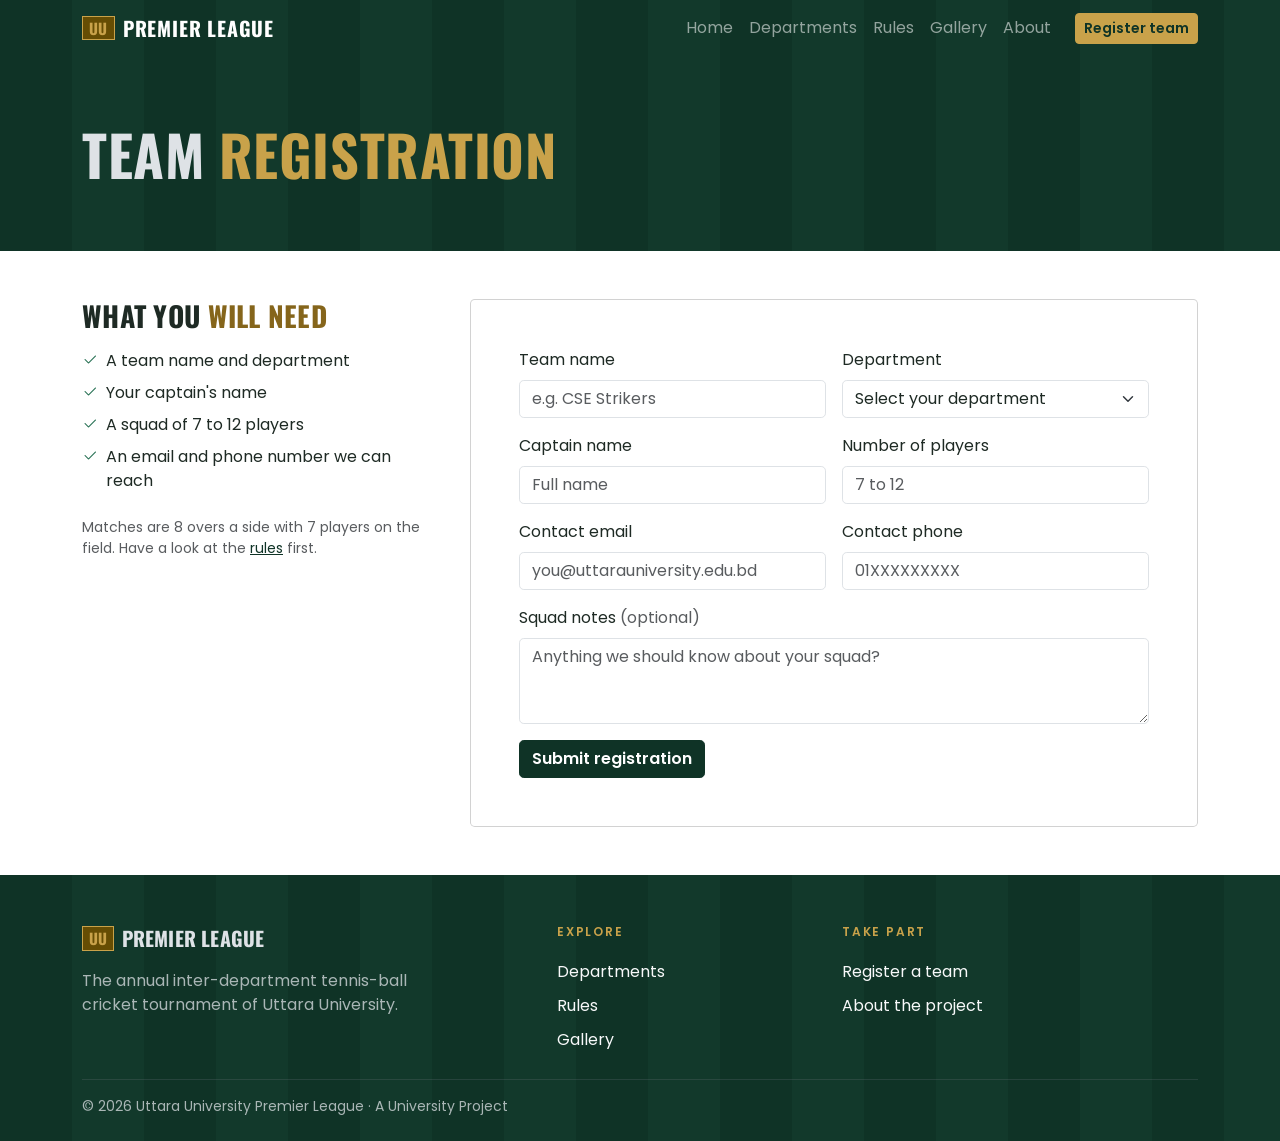
<file: register.html>
<!DOCTYPE html>
<html lang="en">

<head>
    <meta charset="utf-8">
    <meta name="viewport" content="width=device-width, initial-scale=1">
    <meta name="theme-color" content="#0f3326">
    <title>Team Registration | Uttara University Premier League</title>
    <link rel="preconnect" href="https://fonts.googleapis.com">
    <link rel="preconnect" href="https://fonts.gstatic.com" crossorigin>
    <link href="https://fonts.googleapis.com/css2?family=Oswald:wght@500;700&family=Poppins:ital,wght@0,400;0,500;0,600;0,700;1,400&display=swap" rel="stylesheet">
    <link href="https://cdn.jsdelivr.net/npm/bootstrap@5.3.3/dist/css/bootstrap.min.css" rel="stylesheet">
    <link href="https://cdn.jsdelivr.net/npm/bootstrap-icons@1.11.3/font/bootstrap-icons.min.css" rel="stylesheet">
    <link href="https://unpkg.com/aos@2.3.4/dist/aos.css" rel="stylesheet">
    <link href="css/style.css" rel="stylesheet">
</head>

<body class="d-flex flex-column min-vh-100">

    <nav class="navbar navbar-expand-lg bg-pitch sticky-top" data-bs-theme="dark">
        <div class="container">
            <a class="navbar-brand d-flex align-items-center gap-2 font-display" href="index.html">
                <span class="mark">UU</span> Premier League
            </a>
            <button class="navbar-toggler" type="button" data-bs-toggle="collapse" data-bs-target="#menu" aria-controls="menu" aria-expanded="false" aria-label="Toggle navigation">
                <span class="navbar-toggler-icon"></span>
            </button>
            <div class="collapse navbar-collapse" id="menu">
                <ul class="navbar-nav ms-auto me-lg-3">
                    <li class="nav-item"><a class="nav-link" href="index.html">Home</a></li>
                    <li class="nav-item"><a class="nav-link" href="teams.html">Departments</a></li>
                    <li class="nav-item"><a class="nav-link" href="rules.html">Rules</a></li>
                    <li class="nav-item"><a class="nav-link" href="gallery.html">Gallery</a></li>
                    <li class="nav-item"><a class="nav-link" href="about.html">About</a></li>
                </ul>
                <a class="btn btn-brass btn-sm" href="register.html">Register team</a>
            </div>
        </div>
    </nav>

    <main class="flex-grow-1">

        <header class="bg-pitch py-5" data-bs-theme="dark">
            <div class="container py-lg-3">
                <h1 class="display-4 mb-0">Team <em class="text-brass">Registration</em></h1>
            </div>
        </header>

        <section class="container py-5">
            <div class="row g-5">
                <div class="col-lg-4" data-aos="fade-right">
                    <h2 class="h3 mb-3">What you <em class="text-brass-dark">will need</em></h2>
                    <ul class="list-unstyled mb-4">
                        <li class="d-flex gap-2 mb-2"><i class="bi bi-check2 text-success"></i> A team name and department</li>
                        <li class="d-flex gap-2 mb-2"><i class="bi bi-check2 text-success"></i> Your captain's name</li>
                        <li class="d-flex gap-2 mb-2"><i class="bi bi-check2 text-success"></i> A squad of 7 to 12 players</li>
                        <li class="d-flex gap-2 mb-2"><i class="bi bi-check2 text-success"></i> An email and phone number we can reach</li>
                    </ul>
                    <p class="small text-body-secondary mb-0">Matches are 8 overs a side with 7 players on the field. Have a look at the <a href="rules.html">rules</a> first.</p>
                </div>
                <div class="col-lg-8" data-aos="fade-left">
                    <div class="card">
                        <div class="card-body p-4 p-md-5">
                            <form id="register-form" class="row g-3" novalidate>
                                <div class="col-md-6">
                                    <label for="team-name" class="form-label">Team name</label>
                                    <input type="text" class="form-control" id="team-name" name="team-name" placeholder="e.g. CSE Strikers" required>
                                    <div class="invalid-feedback">Give your team a name.</div>
                                </div>
                                <div class="col-md-6">
                                    <label for="department" class="form-label">Department</label>
                                    <select class="form-select" id="department" name="department" required>
                                        <option value="" selected disabled>Select your department</option>
                                        <option value="cse">CSE</option>
                                        <option value="eee">EEE</option>
                                        <option value="bba">BBA</option>
                                        <option value="civil">Civil</option>
                                        <option value="textile">Textile</option>
                                        <option value="eng">English</option>
                                    </select>
                                    <div class="invalid-feedback">Choose a department.</div>
                                </div>
                                <div class="col-md-6">
                                    <label for="captain" class="form-label">Captain name</label>
                                    <input type="text" class="form-control" id="captain" name="captain" placeholder="Full name" required>
                                    <div class="invalid-feedback">Enter the captain's name.</div>
                                </div>
                                <div class="col-md-6">
                                    <label for="players" class="form-label">Number of players</label>
                                    <input type="number" class="form-control" id="players" name="players" min="7" max="12" placeholder="7 to 12" required>
                                    <div class="invalid-feedback">A squad needs 7 to 12 players.</div>
                                </div>
                                <div class="col-md-6">
                                    <label for="email" class="form-label">Contact email</label>
                                    <input type="email" class="form-control" id="email" name="email" placeholder="you@uttarauniversity.edu.bd" required>
                                    <div class="invalid-feedback">Enter a valid email address.</div>
                                </div>
                                <div class="col-md-6">
                                    <label for="phone" class="form-label">Contact phone</label>
                                    <input type="tel" class="form-control" id="phone" name="phone" placeholder="01XXXXXXXXX" pattern="01[0-9]{9}" required>
                                    <div class="invalid-feedback">Use an 11-digit number starting with 01.</div>
                                </div>
                                <div class="col-12">
                                    <label for="notes" class="form-label">Squad notes <span class="text-body-secondary fw-normal">(optional)</span></label>
                                    <textarea class="form-control" id="notes" name="notes" rows="3" placeholder="Anything we should know about your squad?"></textarea>
                                </div>
                                <div class="col-12">
                                    <button class="btn btn-primary" type="submit">Submit registration</button>
                                </div>
                            </form>
                            <div id="register-done" class="text-center py-4 d-none" role="status">
                                <i class="bi bi-check-circle display-4 text-success"></i>
                                <h2 class="h3 mt-3">Registration <em class="text-brass-dark">received</em></h2>
                                <p class="mb-4">Thanks, <strong class="js-captain"></strong>. <strong class="js-team"></strong> is on our list and we will contact you with fixture details.</p>
                                <button type="button" class="btn btn-outline-dark js-again">Register another team</button>
                            </div>
                        </div>
                    </div>
                </div>
            </div>
        </section>
    </main>

    <footer class="bg-pitch pt-5 pb-4" data-bs-theme="dark">
        <div class="container">
            <div class="row g-4">
                <div class="col-lg-5">
                    <a class="d-inline-flex align-items-center gap-2 font-display fs-5 text-uppercase text-decoration-none text-body" href="index.html"><span class="mark">UU</span> Premier League</a>
                    <p class="text-body-secondary mt-3 mb-0 col-lg-9">The annual inter-department tennis-ball cricket tournament of Uttara University.</p>
                </div>
                <div class="col-6 col-lg-3">
                    <p class="eyebrow mb-3">Explore</p>
                    <ul class="list-unstyled footer-nav mb-0">
                        <li><a class="link-light link-underline-opacity-0 link-underline-opacity-75-hover" href="teams.html">Departments</a></li>
                        <li><a class="link-light link-underline-opacity-0 link-underline-opacity-75-hover" href="rules.html">Rules</a></li>
                        <li><a class="link-light link-underline-opacity-0 link-underline-opacity-75-hover" href="gallery.html">Gallery</a></li>
                    </ul>
                </div>
                <div class="col-6 col-lg-4">
                    <p class="eyebrow mb-3">Take part</p>
                    <ul class="list-unstyled footer-nav mb-0">
                        <li><a class="link-light link-underline-opacity-0 link-underline-opacity-75-hover" href="register.html">Register a team</a></li>
                        <li><a class="link-light link-underline-opacity-0 link-underline-opacity-75-hover" href="about.html">About the project</a></li>
                    </ul>
                </div>
            </div>
            <hr class="border-secondary mt-4">
            <p class="small text-body-secondary mb-0">&copy; 2026 Uttara University Premier League &middot; A University Project</p>
        </div>
    </footer>

    <script src="https://code.jquery.com/jquery-3.7.1.min.js"></script>
    <script src="https://cdn.jsdelivr.net/npm/bootstrap@5.3.3/dist/js/bootstrap.bundle.min.js"></script>
    <script src="https://unpkg.com/aos@2.3.4/dist/aos.js"></script>
    <script src="js/main.js"></script>
</body>

</html>
</file>
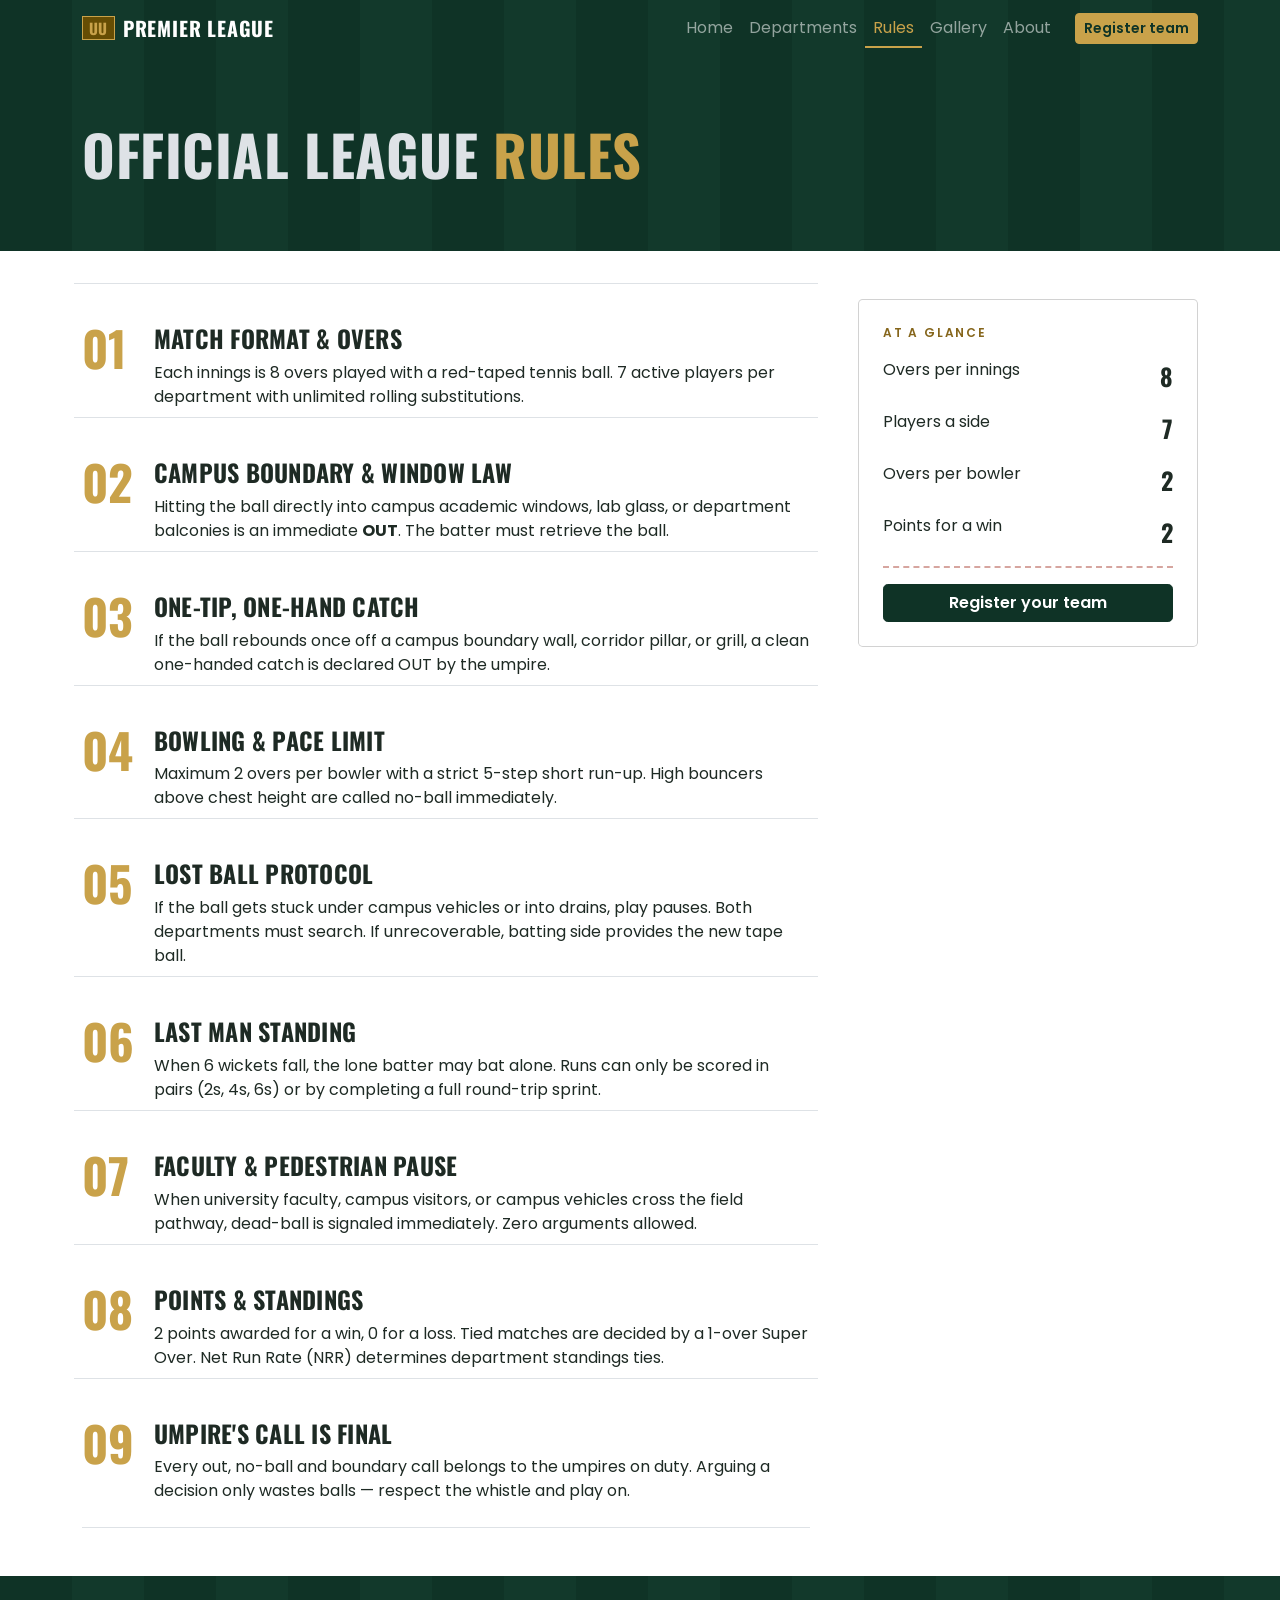
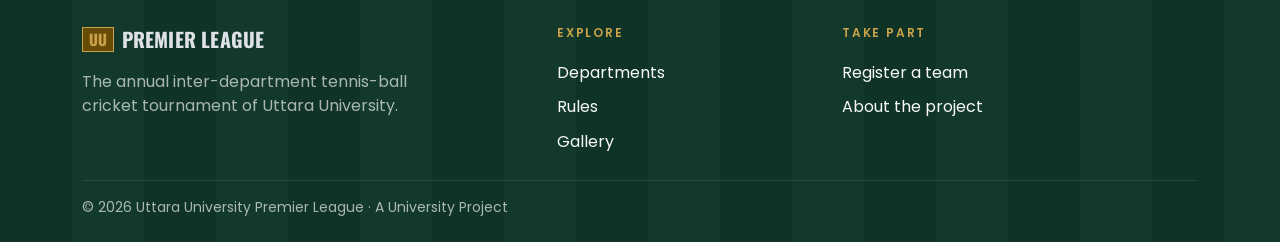
<file: rules.html>
<!DOCTYPE html>
<html lang="en">

<head>
    <meta charset="utf-8">
    <meta name="viewport" content="width=device-width, initial-scale=1">
    <meta name="theme-color" content="#0f3326">
    <title>Rules | Uttara University Premier League</title>
    <link rel="preconnect" href="https://fonts.googleapis.com">
    <link rel="preconnect" href="https://fonts.gstatic.com" crossorigin>
    <link href="https://fonts.googleapis.com/css2?family=Oswald:wght@500;700&family=Poppins:ital,wght@0,400;0,500;0,600;0,700;1,400&display=swap" rel="stylesheet">
    <link href="https://cdn.jsdelivr.net/npm/bootstrap@5.3.3/dist/css/bootstrap.min.css" rel="stylesheet">
    <link href="https://cdn.jsdelivr.net/npm/bootstrap-icons@1.11.3/font/bootstrap-icons.min.css" rel="stylesheet">
    <link href="https://unpkg.com/aos@2.3.4/dist/aos.css" rel="stylesheet">
    <link href="css/style.css" rel="stylesheet">
</head>

<body class="d-flex flex-column min-vh-100">

    <nav class="navbar navbar-expand-lg bg-pitch sticky-top" data-bs-theme="dark">
        <div class="container">
            <a class="navbar-brand d-flex align-items-center gap-2 font-display" href="index.html">
                <span class="mark">UU</span> Premier League
            </a>
            <button class="navbar-toggler" type="button" data-bs-toggle="collapse" data-bs-target="#menu" aria-controls="menu" aria-expanded="false" aria-label="Toggle navigation">
                <span class="navbar-toggler-icon"></span>
            </button>
            <div class="collapse navbar-collapse" id="menu">
                <ul class="navbar-nav ms-auto me-lg-3">
                    <li class="nav-item"><a class="nav-link" href="index.html">Home</a></li>
                    <li class="nav-item"><a class="nav-link" href="teams.html">Departments</a></li>
                    <li class="nav-item"><a class="nav-link active" aria-current="page" href="rules.html">Rules</a></li>
                    <li class="nav-item"><a class="nav-link" href="gallery.html">Gallery</a></li>
                    <li class="nav-item"><a class="nav-link" href="about.html">About</a></li>
                </ul>
                <a class="btn btn-brass btn-sm" href="register.html">Register team</a>
            </div>
        </div>
    </nav>

    <main class="flex-grow-1">

        <header class="bg-pitch py-5" data-bs-theme="dark">
            <div class="container py-lg-3">
                <h1 class="display-4 mb-0">Official League <em class="text-brass">Rules</em></h1>
            </div>
        </header>

        <section class="container py-5">
            <div class="row g-5">
                <div class="col-lg-4 order-lg-2">
                    <aside class="card sticky-lg-top sticky-offset">
                        <div class="card-body p-4">
                            <p class="eyebrow mb-3">At a glance</p>
                            <dl class="row mb-0 gy-3">
                                <dt class="col-8 fw-normal">Overs per innings</dt><dd class="col-4 text-end font-display fs-4 mb-0">8</dd>
                                <dt class="col-8 fw-normal">Players a side</dt><dd class="col-4 text-end font-display fs-4 mb-0">7</dd>
                                <dt class="col-8 fw-normal">Overs per bowler</dt><dd class="col-4 text-end font-display fs-4 mb-0">2</dd>
                                <dt class="col-8 fw-normal">Points for a win</dt><dd class="col-4 text-end font-display fs-4 mb-0">2</dd>
                            </dl>
                            <hr class="stitch">
                            <a class="btn btn-primary w-100" href="register.html">Register your team</a>
                        </div>
                    </aside>
                </div>
                <div class="col-lg-8 order-lg-1">
                    <div class="border-bottom">
                    <article class="row g-3 py-4 border-top" data-aos="fade-up">
                        <div class="col-auto rule-no"><span class="font-display display-5 text-brass lh-1">01</span></div>
                        <div class="col">
                            <h2 class="h4">Match Format &amp; Overs</h2>
                            <p class="mb-0">Each innings is 8 overs played with a red-taped tennis ball. 7 active players per department with unlimited rolling substitutions.</p>
                        </div>
                    </article>
                    <article class="row g-3 py-4 border-top" data-aos="fade-up">
                        <div class="col-auto rule-no"><span class="font-display display-5 text-brass lh-1">02</span></div>
                        <div class="col">
                            <h2 class="h4">Campus Boundary &amp; Window Law</h2>
                            <p class="mb-0">Hitting the ball directly into campus academic windows, lab glass, or department balconies is an immediate <strong>OUT</strong>. The batter must retrieve the ball.</p>
                        </div>
                    </article>
                    <article class="row g-3 py-4 border-top" data-aos="fade-up">
                        <div class="col-auto rule-no"><span class="font-display display-5 text-brass lh-1">03</span></div>
                        <div class="col">
                            <h2 class="h4">One-Tip, One-Hand Catch</h2>
                            <p class="mb-0">If the ball rebounds once off a campus boundary wall, corridor pillar, or grill, a clean one-handed catch is declared OUT by the umpire.</p>
                        </div>
                    </article>
                    <article class="row g-3 py-4 border-top" data-aos="fade-up">
                        <div class="col-auto rule-no"><span class="font-display display-5 text-brass lh-1">04</span></div>
                        <div class="col">
                            <h2 class="h4">Bowling &amp; Pace Limit</h2>
                            <p class="mb-0">Maximum 2 overs per bowler with a strict 5-step short run-up. High bouncers above chest height are called no-ball immediately.</p>
                        </div>
                    </article>
                    <article class="row g-3 py-4 border-top" data-aos="fade-up">
                        <div class="col-auto rule-no"><span class="font-display display-5 text-brass lh-1">05</span></div>
                        <div class="col">
                            <h2 class="h4">Lost Ball Protocol</h2>
                            <p class="mb-0">If the ball gets stuck under campus vehicles or into drains, play pauses. Both departments must search. If unrecoverable, batting side provides the new tape ball.</p>
                        </div>
                    </article>
                    <article class="row g-3 py-4 border-top" data-aos="fade-up">
                        <div class="col-auto rule-no"><span class="font-display display-5 text-brass lh-1">06</span></div>
                        <div class="col">
                            <h2 class="h4">Last Man Standing</h2>
                            <p class="mb-0">When 6 wickets fall, the lone batter may bat alone. Runs can only be scored in pairs (2s, 4s, 6s) or by completing a full round-trip sprint.</p>
                        </div>
                    </article>
                    <article class="row g-3 py-4 border-top" data-aos="fade-up">
                        <div class="col-auto rule-no"><span class="font-display display-5 text-brass lh-1">07</span></div>
                        <div class="col">
                            <h2 class="h4">Faculty &amp; Pedestrian Pause</h2>
                            <p class="mb-0">When university faculty, campus visitors, or campus vehicles cross the field pathway, dead-ball is signaled immediately. Zero arguments allowed.</p>
                        </div>
                    </article>
                    <article class="row g-3 py-4 border-top" data-aos="fade-up">
                        <div class="col-auto rule-no"><span class="font-display display-5 text-brass lh-1">08</span></div>
                        <div class="col">
                            <h2 class="h4">Points &amp; Standings</h2>
                            <p class="mb-0">2 points awarded for a win, 0 for a loss. Tied matches are decided by a 1-over Super Over. Net Run Rate (NRR) determines department standings ties.</p>
                        </div>
                    </article>
                    <article class="row g-3 py-4 border-top" data-aos="fade-up">
                        <div class="col-auto rule-no"><span class="font-display display-5 text-brass lh-1">09</span></div>
                        <div class="col">
                            <h2 class="h4">Umpire's Call Is Final</h2>
                            <p class="mb-0">Every out, no-ball and boundary call belongs to the umpires on duty. Arguing a decision only wastes balls — respect the whistle and play on.</p>
                        </div>
                    </article>
                    </div>
                </div>
            </div>
        </section>
    </main>

    <footer class="bg-pitch pt-5 pb-4" data-bs-theme="dark">
        <div class="container">
            <div class="row g-4">
                <div class="col-lg-5">
                    <a class="d-inline-flex align-items-center gap-2 font-display fs-5 text-uppercase text-decoration-none text-body" href="index.html"><span class="mark">UU</span> Premier League</a>
                    <p class="text-body-secondary mt-3 mb-0 col-lg-9">The annual inter-department tennis-ball cricket tournament of Uttara University.</p>
                </div>
                <div class="col-6 col-lg-3">
                    <p class="eyebrow mb-3">Explore</p>
                    <ul class="list-unstyled footer-nav mb-0">
                        <li><a class="link-light link-underline-opacity-0 link-underline-opacity-75-hover" href="teams.html">Departments</a></li>
                        <li><a class="link-light link-underline-opacity-0 link-underline-opacity-75-hover" href="rules.html">Rules</a></li>
                        <li><a class="link-light link-underline-opacity-0 link-underline-opacity-75-hover" href="gallery.html">Gallery</a></li>
                    </ul>
                </div>
                <div class="col-6 col-lg-4">
                    <p class="eyebrow mb-3">Take part</p>
                    <ul class="list-unstyled footer-nav mb-0">
                        <li><a class="link-light link-underline-opacity-0 link-underline-opacity-75-hover" href="register.html">Register a team</a></li>
                        <li><a class="link-light link-underline-opacity-0 link-underline-opacity-75-hover" href="about.html">About the project</a></li>
                    </ul>
                </div>
            </div>
            <hr class="border-secondary mt-4">
            <p class="small text-body-secondary mb-0">&copy; 2026 Uttara University Premier League &middot; A University Project</p>
        </div>
    </footer>

    <script src="https://code.jquery.com/jquery-3.7.1.min.js"></script>
    <script src="https://cdn.jsdelivr.net/npm/bootstrap@5.3.3/dist/js/bootstrap.bundle.min.js"></script>
    <script src="https://unpkg.com/aos@2.3.4/dist/aos.js"></script>
    <script src="js/main.js"></script>
</body>

</html>
</file>
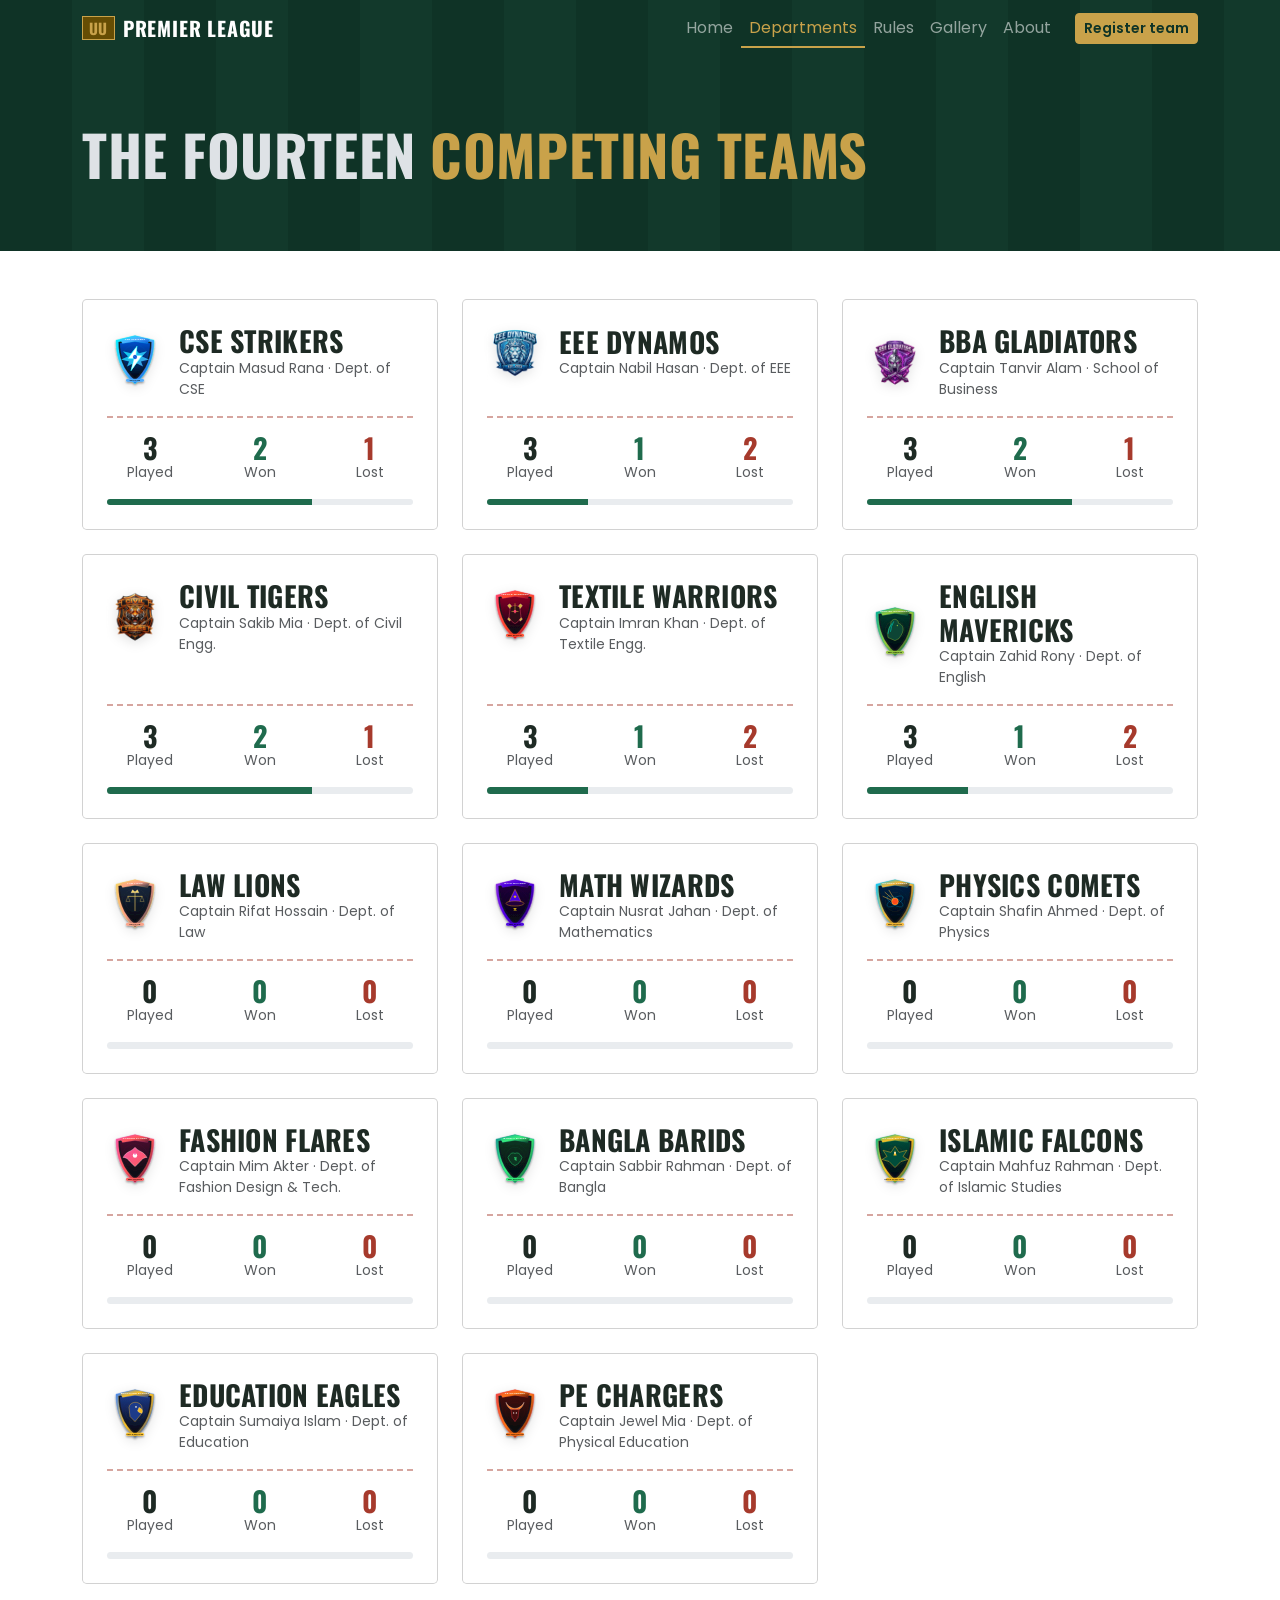
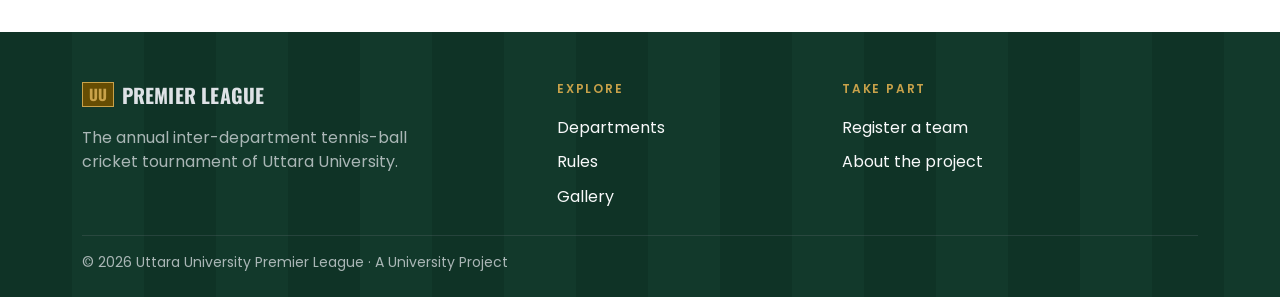
<file: teams.html>
<!DOCTYPE html>
<html lang="en">

<head>
    <meta charset="utf-8">
    <meta name="viewport" content="width=device-width, initial-scale=1">
    <meta name="theme-color" content="#0f3326">
    <title>Departments | Uttara University Premier League</title>
    <link rel="preconnect" href="https://fonts.googleapis.com">
    <link rel="preconnect" href="https://fonts.gstatic.com" crossorigin>
    <link href="https://fonts.googleapis.com/css2?family=Oswald:wght@500;700&family=Poppins:ital,wght@0,400;0,500;0,600;0,700;1,400&display=swap" rel="stylesheet">
    <link href="https://cdn.jsdelivr.net/npm/bootstrap@5.3.3/dist/css/bootstrap.min.css" rel="stylesheet">
    <link href="https://cdn.jsdelivr.net/npm/bootstrap-icons@1.11.3/font/bootstrap-icons.min.css" rel="stylesheet">
    <link href="https://unpkg.com/aos@2.3.4/dist/aos.css" rel="stylesheet">
    <link href="css/style.css" rel="stylesheet">
</head>

<body class="d-flex flex-column min-vh-100">

    <nav class="navbar navbar-expand-lg bg-pitch sticky-top" data-bs-theme="dark">
        <div class="container">
            <a class="navbar-brand d-flex align-items-center gap-2 font-display" href="index.html">
                <span class="mark">UU</span> Premier League
            </a>
            <button class="navbar-toggler" type="button" data-bs-toggle="collapse" data-bs-target="#menu" aria-controls="menu" aria-expanded="false" aria-label="Toggle navigation">
                <span class="navbar-toggler-icon"></span>
            </button>
            <div class="collapse navbar-collapse" id="menu">
                <ul class="navbar-nav ms-auto me-lg-3">
                    <li class="nav-item"><a class="nav-link" href="index.html">Home</a></li>
                    <li class="nav-item"><a class="nav-link active" aria-current="page" href="teams.html">Departments</a></li>
                    <li class="nav-item"><a class="nav-link" href="rules.html">Rules</a></li>
                    <li class="nav-item"><a class="nav-link" href="gallery.html">Gallery</a></li>
                    <li class="nav-item"><a class="nav-link" href="about.html">About</a></li>
                </ul>
                <a class="btn btn-brass btn-sm" href="register.html">Register team</a>
            </div>
        </div>
    </nav>

    <main class="flex-grow-1">

        <header class="bg-pitch py-5" data-bs-theme="dark">
            <div class="container py-lg-3">
                <h1 class="display-4 mb-0">The Fourteen <em class="text-brass">Competing Teams</em></h1>
            </div>
        </header>

        <section class="container py-5">
            <div class="row row-cols-1 row-cols-md-2 row-cols-lg-3 g-4">
                <div class="col" data-aos="fade-up" data-aos-delay="0">
                    <article class="card h-100" id="cse">
                        <div class="card-body p-4 d-flex flex-column">
                            <div class="d-flex align-items-center gap-3 mb-3">
                                <img src="images/teams/cse-strikers.svg" alt="CSE Strikers logo" class="team-card-crest" loading="lazy">
                                <div>
                                    <h2 class="h3 mb-0">CSE Strikers</h2>
                                    <p class="small text-body-secondary mb-0">Captain Masud Rana &middot; Dept. of CSE</p>
                                </div>
                            </div>
                            <hr class="stitch mt-auto">
                            <div class="row text-center mb-3">
                                <div class="col"><div class="font-display fs-3 lh-1">3</div><div class="small text-body-secondary">Played</div></div>
                                <div class="col"><div class="font-display fs-3 lh-1 text-success">2</div><div class="small text-body-secondary">Won</div></div>
                                <div class="col"><div class="font-display fs-3 lh-1 text-danger">1</div><div class="small text-body-secondary">Lost</div></div>
                            </div>
                            <div class="progress" role="progressbar" aria-label="Win rate" aria-valuenow="67" aria-valuemin="0" aria-valuemax="100">
                                <div class="progress-bar bg-success" style="width: 67%"></div>
                            </div>
                        </div>
                    </article>
                </div>
                <div class="col" data-aos="fade-up" data-aos-delay="100">
                    <article class="card h-100" id="eee">
                        <div class="card-body p-4 d-flex flex-column">
                            <div class="d-flex align-items-center gap-3 mb-3">
                                <img src="images/teams/eee-dynamos.png" alt="EEE Dynamos logo" class="team-card-crest" loading="lazy">
                                <div>
                                    <h2 class="h3 mb-0">EEE Dynamos</h2>
                                    <p class="small text-body-secondary mb-0">Captain Nabil Hasan &middot; Dept. of EEE</p>
                                </div>
                            </div>
                            <hr class="stitch mt-auto">
                            <div class="row text-center mb-3">
                                <div class="col"><div class="font-display fs-3 lh-1">3</div><div class="small text-body-secondary">Played</div></div>
                                <div class="col"><div class="font-display fs-3 lh-1 text-success">1</div><div class="small text-body-secondary">Won</div></div>
                                <div class="col"><div class="font-display fs-3 lh-1 text-danger">2</div><div class="small text-body-secondary">Lost</div></div>
                            </div>
                            <div class="progress" role="progressbar" aria-label="Win rate" aria-valuenow="33" aria-valuemin="0" aria-valuemax="100">
                                <div class="progress-bar bg-success" style="width: 33%"></div>
                            </div>
                        </div>
                    </article>
                </div>
                <div class="col" data-aos="fade-up" data-aos-delay="200">
                    <article class="card h-100" id="bba">
                        <div class="card-body p-4 d-flex flex-column">
                            <div class="d-flex align-items-center gap-3 mb-3">
                                <img src="images/teams/bba-gladiators.png" alt="BBA Gladiators logo" class="team-card-crest" loading="lazy">
                                <div>
                                    <h2 class="h3 mb-0">BBA Gladiators</h2>
                                    <p class="small text-body-secondary mb-0">Captain Tanvir Alam &middot; School of Business</p>
                                </div>
                            </div>
                            <hr class="stitch mt-auto">
                            <div class="row text-center mb-3">
                                <div class="col"><div class="font-display fs-3 lh-1">3</div><div class="small text-body-secondary">Played</div></div>
                                <div class="col"><div class="font-display fs-3 lh-1 text-success">2</div><div class="small text-body-secondary">Won</div></div>
                                <div class="col"><div class="font-display fs-3 lh-1 text-danger">1</div><div class="small text-body-secondary">Lost</div></div>
                            </div>
                            <div class="progress" role="progressbar" aria-label="Win rate" aria-valuenow="67" aria-valuemin="0" aria-valuemax="100">
                                <div class="progress-bar bg-success" style="width: 67%"></div>
                            </div>
                        </div>
                    </article>
                </div>
                <div class="col" data-aos="fade-up" data-aos-delay="0">
                    <article class="card h-100" id="civil">
                        <div class="card-body p-4 d-flex flex-column">
                            <div class="d-flex align-items-center gap-3 mb-3">
                                <img src="images/teams/civil-tigers.png" alt="Civil Tigers logo" class="team-card-crest" loading="lazy">
                                <div>
                                    <h2 class="h3 mb-0">Civil Tigers</h2>
                                    <p class="small text-body-secondary mb-0">Captain Sakib Mia &middot; Dept. of Civil Engg.</p>
                                </div>
                            </div>
                            <hr class="stitch mt-auto">
                            <div class="row text-center mb-3">
                                <div class="col"><div class="font-display fs-3 lh-1">3</div><div class="small text-body-secondary">Played</div></div>
                                <div class="col"><div class="font-display fs-3 lh-1 text-success">2</div><div class="small text-body-secondary">Won</div></div>
                                <div class="col"><div class="font-display fs-3 lh-1 text-danger">1</div><div class="small text-body-secondary">Lost</div></div>
                            </div>
                            <div class="progress" role="progressbar" aria-label="Win rate" aria-valuenow="67" aria-valuemin="0" aria-valuemax="100">
                                <div class="progress-bar bg-success" style="width: 67%"></div>
                            </div>
                        </div>
                    </article>
                </div>
                <div class="col" data-aos="fade-up" data-aos-delay="100">
                    <article class="card h-100" id="textile">
                        <div class="card-body p-4 d-flex flex-column">
                            <div class="d-flex align-items-center gap-3 mb-3">
                                <img src="images/teams/textile-warriors.svg" alt="Textile Warriors logo" class="team-card-crest" loading="lazy">
                                <div>
                                    <h2 class="h3 mb-0">Textile Warriors</h2>
                                    <p class="small text-body-secondary mb-0">Captain Imran Khan &middot; Dept. of Textile Engg.</p>
                                </div>
                            </div>
                            <hr class="stitch mt-auto">
                            <div class="row text-center mb-3">
                                <div class="col"><div class="font-display fs-3 lh-1">3</div><div class="small text-body-secondary">Played</div></div>
                                <div class="col"><div class="font-display fs-3 lh-1 text-success">1</div><div class="small text-body-secondary">Won</div></div>
                                <div class="col"><div class="font-display fs-3 lh-1 text-danger">2</div><div class="small text-body-secondary">Lost</div></div>
                            </div>
                            <div class="progress" role="progressbar" aria-label="Win rate" aria-valuenow="33" aria-valuemin="0" aria-valuemax="100">
                                <div class="progress-bar bg-success" style="width: 33%"></div>
                            </div>
                        </div>
                    </article>
                </div>
                <div class="col" data-aos="fade-up" data-aos-delay="200">
                    <article class="card h-100" id="eng">
                        <div class="card-body p-4 d-flex flex-column">
                            <div class="d-flex align-items-center gap-3 mb-3">
                                <img src="images/teams/english-mavericks.svg" alt="English Mavericks logo" class="team-card-crest" loading="lazy">
                                <div>
                                    <h2 class="h3 mb-0">English Mavericks</h2>
                                    <p class="small text-body-secondary mb-0">Captain Zahid Rony &middot; Dept. of English</p>
                                </div>
                            </div>
                            <hr class="stitch mt-auto">
                            <div class="row text-center mb-3">
                                <div class="col"><div class="font-display fs-3 lh-1">3</div><div class="small text-body-secondary">Played</div></div>
                                <div class="col"><div class="font-display fs-3 lh-1 text-success">1</div><div class="small text-body-secondary">Won</div></div>
                                <div class="col"><div class="font-display fs-3 lh-1 text-danger">2</div><div class="small text-body-secondary">Lost</div></div>
                            </div>
                            <div class="progress" role="progressbar" aria-label="Win rate" aria-valuenow="33" aria-valuemin="0" aria-valuemax="100">
                                <div class="progress-bar bg-success" style="width: 33%"></div>
                            </div>
                        </div>
                    </article>
                </div>
                <div class="col" data-aos="fade-up" data-aos-delay="0">
                    <article class="card h-100" id="law">
                        <div class="card-body p-4 d-flex flex-column">
                            <div class="d-flex align-items-center gap-3 mb-3">
                                <img src="images/teams/law-lions.svg" alt="Law Lions logo" class="team-card-crest" loading="lazy">
                                <div>
                                    <h2 class="h3 mb-0">Law Lions</h2>
                                    <p class="small text-body-secondary mb-0">Captain Rifat Hossain &middot; Dept. of Law</p>
                                </div>
                            </div>
                            <hr class="stitch mt-auto">
                            <div class="row text-center mb-3">
                                <div class="col"><div class="font-display fs-3 lh-1">0</div><div class="small text-body-secondary">Played</div></div>
                                <div class="col"><div class="font-display fs-3 lh-1 text-success">0</div><div class="small text-body-secondary">Won</div></div>
                                <div class="col"><div class="font-display fs-3 lh-1 text-danger">0</div><div class="small text-body-secondary">Lost</div></div>
                            </div>
                            <div class="progress" role="progressbar" aria-label="Win rate" aria-valuenow="0" aria-valuemin="0" aria-valuemax="100">
                                <div class="progress-bar bg-success" style="width: 0%"></div>
                            </div>
                        </div>
                    </article>
                </div>
                <div class="col" data-aos="fade-up" data-aos-delay="100">
                    <article class="card h-100" id="math">
                        <div class="card-body p-4 d-flex flex-column">
                            <div class="d-flex align-items-center gap-3 mb-3">
                                <img src="images/teams/math-wizards.svg" alt="Math Wizards logo" class="team-card-crest" loading="lazy">
                                <div>
                                    <h2 class="h3 mb-0">Math Wizards</h2>
                                    <p class="small text-body-secondary mb-0">Captain Nusrat Jahan &middot; Dept. of Mathematics</p>
                                </div>
                            </div>
                            <hr class="stitch mt-auto">
                            <div class="row text-center mb-3">
                                <div class="col"><div class="font-display fs-3 lh-1">0</div><div class="small text-body-secondary">Played</div></div>
                                <div class="col"><div class="font-display fs-3 lh-1 text-success">0</div><div class="small text-body-secondary">Won</div></div>
                                <div class="col"><div class="font-display fs-3 lh-1 text-danger">0</div><div class="small text-body-secondary">Lost</div></div>
                            </div>
                            <div class="progress" role="progressbar" aria-label="Win rate" aria-valuenow="0" aria-valuemin="0" aria-valuemax="100">
                                <div class="progress-bar bg-success" style="width: 0%"></div>
                            </div>
                        </div>
                    </article>
                </div>
                <div class="col" data-aos="fade-up" data-aos-delay="200">
                    <article class="card h-100" id="physics">
                        <div class="card-body p-4 d-flex flex-column">
                            <div class="d-flex align-items-center gap-3 mb-3">
                                <img src="images/teams/physics-comets.svg" alt="Physics Comets logo" class="team-card-crest" loading="lazy">
                                <div>
                                    <h2 class="h3 mb-0">Physics Comets</h2>
                                    <p class="small text-body-secondary mb-0">Captain Shafin Ahmed &middot; Dept. of Physics</p>
                                </div>
                            </div>
                            <hr class="stitch mt-auto">
                            <div class="row text-center mb-3">
                                <div class="col"><div class="font-display fs-3 lh-1">0</div><div class="small text-body-secondary">Played</div></div>
                                <div class="col"><div class="font-display fs-3 lh-1 text-success">0</div><div class="small text-body-secondary">Won</div></div>
                                <div class="col"><div class="font-display fs-3 lh-1 text-danger">0</div><div class="small text-body-secondary">Lost</div></div>
                            </div>
                            <div class="progress" role="progressbar" aria-label="Win rate" aria-valuenow="0" aria-valuemin="0" aria-valuemax="100">
                                <div class="progress-bar bg-success" style="width: 0%"></div>
                            </div>
                        </div>
                    </article>
                </div>
                <div class="col" data-aos="fade-up" data-aos-delay="0">
                    <article class="card h-100" id="fashion">
                        <div class="card-body p-4 d-flex flex-column">
                            <div class="d-flex align-items-center gap-3 mb-3">
                                <img src="images/teams/fashion-flares.svg" alt="Fashion Flares logo" class="team-card-crest" loading="lazy">
                                <div>
                                    <h2 class="h3 mb-0">Fashion Flares</h2>
                                    <p class="small text-body-secondary mb-0">Captain Mim Akter &middot; Dept. of Fashion Design &amp; Tech.</p>
                                </div>
                            </div>
                            <hr class="stitch mt-auto">
                            <div class="row text-center mb-3">
                                <div class="col"><div class="font-display fs-3 lh-1">0</div><div class="small text-body-secondary">Played</div></div>
                                <div class="col"><div class="font-display fs-3 lh-1 text-success">0</div><div class="small text-body-secondary">Won</div></div>
                                <div class="col"><div class="font-display fs-3 lh-1 text-danger">0</div><div class="small text-body-secondary">Lost</div></div>
                            </div>
                            <div class="progress" role="progressbar" aria-label="Win rate" aria-valuenow="0" aria-valuemin="0" aria-valuemax="100">
                                <div class="progress-bar bg-success" style="width: 0%"></div>
                            </div>
                        </div>
                    </article>
                </div>
                <div class="col" data-aos="fade-up" data-aos-delay="100">
                    <article class="card h-100" id="bangla">
                        <div class="card-body p-4 d-flex flex-column">
                            <div class="d-flex align-items-center gap-3 mb-3">
                                <img src="images/teams/bangla-barids.svg" alt="Bangla Barids logo" class="team-card-crest" loading="lazy">
                                <div>
                                    <h2 class="h3 mb-0">Bangla Barids</h2>
                                    <p class="small text-body-secondary mb-0">Captain Sabbir Rahman &middot; Dept. of Bangla</p>
                                </div>
                            </div>
                            <hr class="stitch mt-auto">
                            <div class="row text-center mb-3">
                                <div class="col"><div class="font-display fs-3 lh-1">0</div><div class="small text-body-secondary">Played</div></div>
                                <div class="col"><div class="font-display fs-3 lh-1 text-success">0</div><div class="small text-body-secondary">Won</div></div>
                                <div class="col"><div class="font-display fs-3 lh-1 text-danger">0</div><div class="small text-body-secondary">Lost</div></div>
                            </div>
                            <div class="progress" role="progressbar" aria-label="Win rate" aria-valuenow="0" aria-valuemin="0" aria-valuemax="100">
                                <div class="progress-bar bg-success" style="width: 0%"></div>
                            </div>
                        </div>
                    </article>
                </div>
                <div class="col" data-aos="fade-up" data-aos-delay="200">
                    <article class="card h-100" id="islamic">
                        <div class="card-body p-4 d-flex flex-column">
                            <div class="d-flex align-items-center gap-3 mb-3">
                                <img src="images/teams/islamic-falcons.svg" alt="Islamic Falcons logo" class="team-card-crest" loading="lazy">
                                <div>
                                    <h2 class="h3 mb-0">Islamic Falcons</h2>
                                    <p class="small text-body-secondary mb-0">Captain Mahfuz Rahman &middot; Dept. of Islamic Studies</p>
                                </div>
                            </div>
                            <hr class="stitch mt-auto">
                            <div class="row text-center mb-3">
                                <div class="col"><div class="font-display fs-3 lh-1">0</div><div class="small text-body-secondary">Played</div></div>
                                <div class="col"><div class="font-display fs-3 lh-1 text-success">0</div><div class="small text-body-secondary">Won</div></div>
                                <div class="col"><div class="font-display fs-3 lh-1 text-danger">0</div><div class="small text-body-secondary">Lost</div></div>
                            </div>
                            <div class="progress" role="progressbar" aria-label="Win rate" aria-valuenow="0" aria-valuemin="0" aria-valuemax="100">
                                <div class="progress-bar bg-success" style="width: 0%"></div>
                            </div>
                        </div>
                    </article>
                </div>
                <div class="col" data-aos="fade-up" data-aos-delay="0">
                    <article class="card h-100" id="education">
                        <div class="card-body p-4 d-flex flex-column">
                            <div class="d-flex align-items-center gap-3 mb-3">
                                <img src="images/teams/education-eagles.svg" alt="Education Eagles logo" class="team-card-crest" loading="lazy">
                                <div>
                                    <h2 class="h3 mb-0">Education Eagles</h2>
                                    <p class="small text-body-secondary mb-0">Captain Sumaiya Islam &middot; Dept. of Education</p>
                                </div>
                            </div>
                            <hr class="stitch mt-auto">
                            <div class="row text-center mb-3">
                                <div class="col"><div class="font-display fs-3 lh-1">0</div><div class="small text-body-secondary">Played</div></div>
                                <div class="col"><div class="font-display fs-3 lh-1 text-success">0</div><div class="small text-body-secondary">Won</div></div>
                                <div class="col"><div class="font-display fs-3 lh-1 text-danger">0</div><div class="small text-body-secondary">Lost</div></div>
                            </div>
                            <div class="progress" role="progressbar" aria-label="Win rate" aria-valuenow="0" aria-valuemin="0" aria-valuemax="100">
                                <div class="progress-bar bg-success" style="width: 0%"></div>
                            </div>
                        </div>
                    </article>
                </div>
                <div class="col" data-aos="fade-up" data-aos-delay="100">
                    <article class="card h-100" id="pe">
                        <div class="card-body p-4 d-flex flex-column">
                            <div class="d-flex align-items-center gap-3 mb-3">
                                <img src="images/teams/pe-chargers.svg" alt="PE Chargers logo" class="team-card-crest" loading="lazy">
                                <div>
                                    <h2 class="h3 mb-0">PE Chargers</h2>
                                    <p class="small text-body-secondary mb-0">Captain Jewel Mia &middot; Dept. of Physical Education</p>
                                </div>
                            </div>
                            <hr class="stitch mt-auto">
                            <div class="row text-center mb-3">
                                <div class="col"><div class="font-display fs-3 lh-1">0</div><div class="small text-body-secondary">Played</div></div>
                                <div class="col"><div class="font-display fs-3 lh-1 text-success">0</div><div class="small text-body-secondary">Won</div></div>
                                <div class="col"><div class="font-display fs-3 lh-1 text-danger">0</div><div class="small text-body-secondary">Lost</div></div>
                            </div>
                            <div class="progress" role="progressbar" aria-label="Win rate" aria-valuenow="0" aria-valuemin="0" aria-valuemax="100">
                                <div class="progress-bar bg-success" style="width: 0%"></div>
                            </div>
                        </div>
                    </article>
                </div>
            </div>
        </section>
    </main>

    <footer class="bg-pitch pt-5 pb-4" data-bs-theme="dark">
        <div class="container">
            <div class="row g-4">
                <div class="col-lg-5">
                    <a class="d-inline-flex align-items-center gap-2 font-display fs-5 text-uppercase text-decoration-none text-body" href="index.html"><span class="mark">UU</span> Premier League</a>
                    <p class="text-body-secondary mt-3 mb-0 col-lg-9">The annual inter-department tennis-ball cricket tournament of Uttara University.</p>
                </div>
                <div class="col-6 col-lg-3">
                    <p class="eyebrow mb-3">Explore</p>
                    <ul class="list-unstyled footer-nav mb-0">
                        <li><a class="link-light link-underline-opacity-0 link-underline-opacity-75-hover" href="teams.html">Departments</a></li>
                        <li><a class="link-light link-underline-opacity-0 link-underline-opacity-75-hover" href="rules.html">Rules</a></li>
                        <li><a class="link-light link-underline-opacity-0 link-underline-opacity-75-hover" href="gallery.html">Gallery</a></li>
                    </ul>
                </div>
                <div class="col-6 col-lg-4">
                    <p class="eyebrow mb-3">Take part</p>
                    <ul class="list-unstyled footer-nav mb-0">
                        <li><a class="link-light link-underline-opacity-0 link-underline-opacity-75-hover" href="register.html">Register a team</a></li>
                        <li><a class="link-light link-underline-opacity-0 link-underline-opacity-75-hover" href="about.html">About the project</a></li>
                    </ul>
                </div>
            </div>
            <hr class="border-secondary mt-4">
            <p class="small text-body-secondary mb-0">&copy; 2026 Uttara University Premier League &middot; A University Project</p>
        </div>
    </footer>

    <script src="https://code.jquery.com/jquery-3.7.1.min.js"></script>
    <script src="https://cdn.jsdelivr.net/npm/bootstrap@5.3.3/dist/js/bootstrap.bundle.min.js"></script>
    <script src="https://unpkg.com/aos@2.3.4/dist/aos.js"></script>
    <script src="js/main.js"></script>
</body>

</html>
</file>
<file: css/style.css>
:root {
    --primary-color: #0f3326;
    --secondary-color: #c9a24a;
    --secondary-dark: #85651b;
    --pitch-rgb: 15, 51, 38;

    --bs-body-font-family: 'Poppins', system-ui, sans-serif;
    --bs-body-bg: #fff;
    --bs-body-color: #1e2a24;
    --bs-border-radius: .3rem;
    --bs-border-radius-lg: .4rem;

    /* swap Bootstrap's stock green/red for the club colours */
    --bs-primary-rgb: 15, 51, 38;
    --bs-success-rgb: 31, 107, 77;
    --bs-danger-rgb: 166, 58, 44;
    --bs-link-color: var(--primary-color);
    --bs-link-hover-color: var(--secondary-dark);
    --bs-link-color-rgb: 15, 51, 38;
    --bs-link-hover-color-rgb: 133, 101, 27;
}

/* AOS slides elements in from the side; stop that causing a horizontal scrollbar */
main {
    overflow-x: clip;
}

/* ---------- type ---------- */
h1,
h2,
h3,
h4,
.font-display {
    font-family: 'Oswald', 'Arial Narrow', sans-serif;
    font-weight: 700;
    letter-spacing: .01em;
}

h1,
h2 {
    text-transform: uppercase;
    line-height: 1.15;
    font-weight: 900 !important;
}

h3,
h4 {
    font-weight: 500;
}

h1 em,
h2 em {
    font-style: normal;
}

.eyebrow {
    font-size: .75rem;
    font-weight: 600;
    letter-spacing: .15em;
    text-transform: uppercase;
    color: var(--secondary-dark);
}

.text-primary-color {
    color: var(--primary-color) !important;
}

.text-secondary-color,
.text-brass {
    color: var(--secondary-color) !important;
}

.text-secondary-dark,
.text-brass-dark {
    color: var(--secondary-dark) !important;
}

.hand {
    font-style: italic;
    font-size: .85rem;
    color: #555;
}
.hero-section .btn{
    font-size: 1.10rem;
}
/* ---------- dark pitch sections (paired with data-bs-theme="dark") ---------- */
.bg-pitch {
    color: var(--bs-body-color);
    background: repeating-linear-gradient(90deg, var(--primary-color) 0 4.5rem, #12392b 4.5rem 9rem);
    /* mown stripes */
}

.bg-pitch .eyebrow {
    color: var(--secondary-color);
}

/* ---------- tinted section with white icon cards ---------- */
.bg-tint {
    background: #eef4ef;
}

.rule-card {
    background: #fff;
    border-radius: .75rem;
    padding: 1.5rem;
    box-shadow: 0 1px 2px rgba(var(--pitch-rgb), .06);
}

/* shared circle icon (icon badge, arrow button, scroll cue) */
.rule-icon,
.float-badge i,
.cta-arrow,
.scroll-cue {
    display: inline-flex;
    align-items: center;
    justify-content: center;
    flex: none;
    border-radius: 50%;
}

.rule-icon {
    width: 3.25rem;
    height: 3.25rem;
    background: rgba(var(--pitch-rgb), .08);
    color: var(--primary-color);
    font-size: 1.35rem;
    transition: transform .4s ease;
}

.rule-card:hover .rule-icon {
    transform: rotateY(180deg);
}

/* ---------- about / feature split ---------- */
.about-media {
    max-width: 30rem;
    margin-inline: auto;
}
.about-img {
    display: block;
    width: 100%;
    border-radius: 1.5rem;
    aspect-ratio: 4 / 4.4;
    object-fit: cover;
}
.about-media::after {
    /* dotted decoration peeking from behind the image */
    content: "";
    position: absolute;
    top: 2.5rem;
    right: -1.5rem;
    width: 6rem;
    height: 5rem;
    background-image: radial-gradient(rgba(var(--pitch-rgb), .25) 1.5px, transparent 1.5px);
    background-size: .9rem .9rem;
    z-index: -1;
}
.float-badge {
    position: absolute;
    display: flex;
    align-items: center;
    gap: .6rem;
    background: #fff;
    border-radius: .9rem;
    padding: .65rem 1rem;
    box-shadow: 0 .6rem 1.4rem rgba(var(--pitch-rgb), .18);
    font-size: .9rem;
    line-height: 1.3;
}
.float-badge small {
    display: block;
    color: var(--bs-secondary-color);
}
.float-badge i {
    width: 2.25rem;
    height: 2.25rem;
    font-size: 1.05rem;
}
.badge-teal { left: -1.25rem; top: 42%; }
.badge-teal i { background: rgba(31, 107, 77, .12); color: var(--bs-success); }
.badge-rose { right: -1rem; bottom: 1.5rem; }
.badge-rose i { background: rgba(166, 58, 44, .12); color: var(--bs-danger); }

.check-list {
    list-style: none;
    padding: 0;
    margin: 0 0 1.75rem;
    display: grid;
    gap: 1.25rem;
}
.check-list i {
    color: var(--primary-color);
    font-size: 1.35rem;
    line-height: 1.3;
}
.check-list strong {
    display: block;
    font-size: 1.15rem;
    margin-bottom: .15rem;
}
.check-list p {
    color: var(--bs-secondary-color);
    margin-bottom: 0;
}

/* ---------- rounded CTA banner ---------- */
.cta-banner {
    background: #eef4ef;
    border-radius: 1.25rem;
}

.cta-photo {
    width: 100%;
    max-width: 28rem;
    display: flex;
    align-items: center;
    justify-content: center;
}

.cta-photo img {
    width: 70%;
    height: auto;
    object-fit: contain;
    filter: drop-shadow(0 14px 28px rgba(18, 48, 38, 0.09));
    animation: float 5s ease-in-out infinite;
}

/* one float animation for everything; per-element amplitude via --float-from/--float-to */
@keyframes float {
    0%, 100% {
        transform: var(--float-from, translateY(0));
    }
    50% {
        transform: var(--float-to, translateY(-9px));
    }
}

.cta-arrow {
    width: 1.75rem;
    height: 1.75rem;
    background: rgba(255, 255, 255, .22);
    font-size: .9rem;
}

/* ---------- match cards (Next on the field) ---------- */
.match-card {
    background: #ffffff;
    border: 1px solid rgba(var(--pitch-rgb), .08);
    border-radius: 1rem;
    box-shadow: 0 4px 18px rgba(var(--pitch-rgb), .06);
}

/* shared hover lift (match cards, dev cards, plain bootstrap cards) */
.match-card,
.dev-card,
.card-lift {
    transition: transform .25s ease, box-shadow .25s ease, border-color .25s ease;
}

.match-card:hover,
.dev-card:hover,
.card-lift:hover {
    transform: translateY(-3px);
}

.match-card:hover,
.dev-card:hover {
    box-shadow: 0 .65rem 1.4rem rgba(var(--pitch-rgb), .12);
}

.card-lift:hover {
    border-color: var(--secondary-color);
}

.match-team {
    padding: .5rem;
}

.match-crest-wrap {
    width: 4.75rem;
    height: 4.75rem;
    display: flex;
    align-items: center;
    justify-content: center;
    margin-inline: auto;
    margin-bottom: .65rem;
}

.match-crest {
    max-width: 100%;
    max-height: 100%;
    object-fit: contain;
    filter: drop-shadow(0 4px 8px rgba(0, 0, 0, .14));
}

/* shared zoom-on-hover crest images */
.match-crest,
.team-card-crest,
.dev-avatar img {
    transition: transform .3s ease;
}

.match-card:hover .match-crest,
.card:hover .team-card-crest,
.dev-card:hover .dev-avatar img {
    transform: scale(1.08);
}

.match-team-name {
    font-size: 1.12rem;
    font-weight: 800;
    color: var(--primary-color);
    letter-spacing: -.01em;
    margin-bottom: 0;
}

.match-divider-col {
    position: relative;
    border-left: 1px solid rgba(var(--pitch-rgb), .12);
    border-right: 1px solid rgba(var(--pitch-rgb), .12);
    padding: .5rem 1.25rem;
}

.match-vs {
    font-family: 'Oswald', sans-serif;
    font-size: 1.4rem;
    font-weight: 800;
    color: #94a3b8;
    letter-spacing: .08em;
    line-height: 1;
}

.match-time {
    font-size: .86rem;
    font-weight: 600;
    color: #475569;
    white-space: nowrap;
    margin-top: .6rem;
    display: flex;
    align-items: center;
    justify-content: center;
    gap: .35rem;
}

.match-time i {
    font-size: .95rem;
    color: var(--secondary-dark);
}

@media (max-width: 576px) {
    .match-divider-col {
        border-left: 0;
        border-right: 0;
        border-top: 1px solid rgba(var(--pitch-rgb), .12);
        border-bottom: 1px solid rgba(var(--pitch-rgb), .12);
        padding: .75rem 0;
        margin: .5rem 0;
    }
}

/* team cards in teams.html */
.team-card-crest {
    width: 3.5rem;
    height: 3.5rem;
    object-fit: contain;
    flex-shrink: 0;
    filter: drop-shadow(0 3px 6px rgba(0, 0, 0, .12));
}

/* ---------- scroll-down cue ---------- */
.scroll-cue {
    width: 3rem;
    height: 3rem;
    background: #fff;
    border: 1px solid rgba(var(--pitch-rgb), .15);
    color: var(--primary-color);
    font-size: 1.25rem;
    box-shadow: 0 2px 8px rgba(var(--pitch-rgb), .12);
    transition: background .2s, color .2s, transform .2s;
}

.scroll-cue:hover {
    background: var(--primary-color);
    color: #fff;
    transform: translateY(2px);
}

.scroll-cue i {
    animation: cue-bounce 1.6s ease-in-out infinite;
}

@keyframes cue-bounce {

    0%,
    100% {
        transform: translateY(-2px);
    }

    50% {
        transform: translateY(3px);
    }
}

/* ---------- buttons ---------- */
.btn {
    --bs-btn-font-weight: 600;
}

.btn-primary {
    --bs-btn-bg: var(--primary-color);
    --bs-btn-border-color: var(--primary-color);
    --bs-btn-hover-bg: #1a4d39;
    --bs-btn-hover-border-color: #1a4d39;
    --bs-btn-active-bg: #1a4d39;
    --bs-btn-active-border-color: #1a4d39;
}

.btn-brass {
    --bs-btn-color: var(--primary-color);
    --bs-btn-bg: var(--secondary-color);
    --bs-btn-border-color: var(--secondary-color);
    --bs-btn-hover-color: var(--primary-color);
    --bs-btn-hover-bg: #d9b765;
    --bs-btn-hover-border-color: #d9b765;
    --bs-btn-active-color: var(--primary-color);
    --bs-btn-active-bg: #d9b765;
    --bs-btn-active-border-color: #d9b765;
}

/* ---------- nav pills & form focus (Bootstrap hard-codes its blue here) ---------- */
.nav-pills {
    --bs-nav-pills-link-active-bg: var(--primary-color);
}

/* fixture rounds: segmented control on a soft track */
.nav-pills.round-tabs {
    display: inline-flex;
    background: rgba(var(--pitch-rgb), .06);
    border-radius: 999px;
    padding: .35rem;
    gap: .25rem;
}

.round-tabs .nav-link {
    border-radius: 999px;
    padding: .35rem 1.1rem;
    font-size: .9rem;
    color: var(--primary-color);
    transition: color .2s, background-color .2s;
}

.round-tabs .nav-link:hover {
    color: var(--primary-color);
}

.round-tabs .nav-link.active {
    color: #fff;
    box-shadow: 0 2px 6px rgba(var(--pitch-rgb), .25);
}

/* project developer cards */
.dev-card {
    border: 0;
    border-top: 3px solid var(--secondary-color);
}

.dev-avatar {
    width: 5.5rem;
    height: 5.5rem;
    border-radius: 50%;
    padding: .25rem;
    background: #fff;
    border: 3px solid var(--secondary-color);
    box-shadow: 0 4px 12px rgba(var(--pitch-rgb), .15);
}

.dev-avatar img {
    width: 100%;
    height: 100%;
    border-radius: 50%;
    object-fit: cover;
}

.dev-card:hover .dev-avatar img {
    transform: scale(1.06);
}

.dev-role {
    font-size: .72rem;
    font-weight: 700;
    letter-spacing: .08em;
    text-transform: uppercase;
    color: var(--secondary-dark);
}

.form-control:focus,
.form-select:focus {
    border-color: var(--secondary-color);
    box-shadow: 0 0 0 .25rem rgba(201, 162, 74, .3);
}

/* ---------- navbar ---------- */
.navbar {
    transition: box-shadow .2s;
}

.navbar-brand {
    text-transform: uppercase;
    letter-spacing: .04em;
}

.navbar.scrolled {
    box-shadow: 0 .5rem 1rem rgba(0, 0, 0, .3);
}

.mark {
    border: 1px solid var(--secondary-color);
    color: var(--secondary-color);
    padding: 0 .35rem;
    font-size: .95rem;
    line-height: 1.5;
}

.navbar .nav-link.active {
    color: var(--secondary-color);
    box-shadow: inset 0 -2px var(--secondary-color);
}

/* footer nav: breathing room between links */
.footer-nav li + li {
    margin-top: .35rem;
}

.footer-nav a {
    display: inline-block;
    padding: .15rem 0;
}

/* ---------- signature details ---------- */
/* photo prints, pinned slightly askew */
.print {
    background: #fff;
    padding: .6rem .6rem .5rem;
    box-shadow: 0 .8rem 1.6rem rgba(0, 0, 0, .35);
}

.print img {
    display: block;
    width: 100%;
}

.print-a {
    transform: rotate(-2.5deg);
    --float-from: rotate(-2.5deg) translateY(0);
    --float-to: rotate(-2.5deg) translateY(-8px);
    animation: float 6s ease-in-out infinite;
}

.print-b {
    transform: rotate(3deg);
    --float-from: rotate(3deg) translateY(0);
    --float-to: rotate(3deg) translateY(-10px);
    animation: float 7s ease-in-out infinite;
}


/* seam of a cricket ball */
hr.stitch {
    border: 0;
    border-top: 2px dashed #a63a2c;
    opacity: .45;
    margin: 1rem 0;
}

.pull-up {
    margin-top: -1.5rem;
}

.live-dot {
    display: inline-block;
    width: .6rem;
    height: .6rem;
    border-radius: 50%;
    background: #d6483a;
    animation: pulse 1.4s infinite;
}

@keyframes pulse {
    50% {
        opacity: .25;
    }
}

/* live-ticker batting stats chip */
.live-stats {
    background: rgba(var(--pitch-rgb), .05);
    border: 1px solid rgba(var(--pitch-rgb), .08);
    border-radius: .6rem;
    padding: .45rem .9rem;
}

.live-stats .vr {
    opacity: .18;
}

.live-stat-label {
    font-size: .62rem;
    font-weight: 600;
    letter-spacing: .12em;
    text-transform: uppercase;
    color: var(--secondary-dark);
    line-height: 1.1;
}

.table {
    font-variant-numeric: tabular-nums;
}

.progress {
    --bs-progress-height: .4rem;
}

.sticky-offset {
    top: 5.5rem;
}

.rule-no {
    width: 4.5rem;
}

.zoom img {
    transition: transform .5s;
}

.zoom:hover img {
    transform: scale(1.06);
}

@media (prefers-reduced-motion: reduce) {
    .cta-photo img,
    .print-a,
    .print-b,
    .live-dot {
        animation: none;
    }

    .zoom img,
    .card-lift {
        transition: none;
    }
}
</file>
